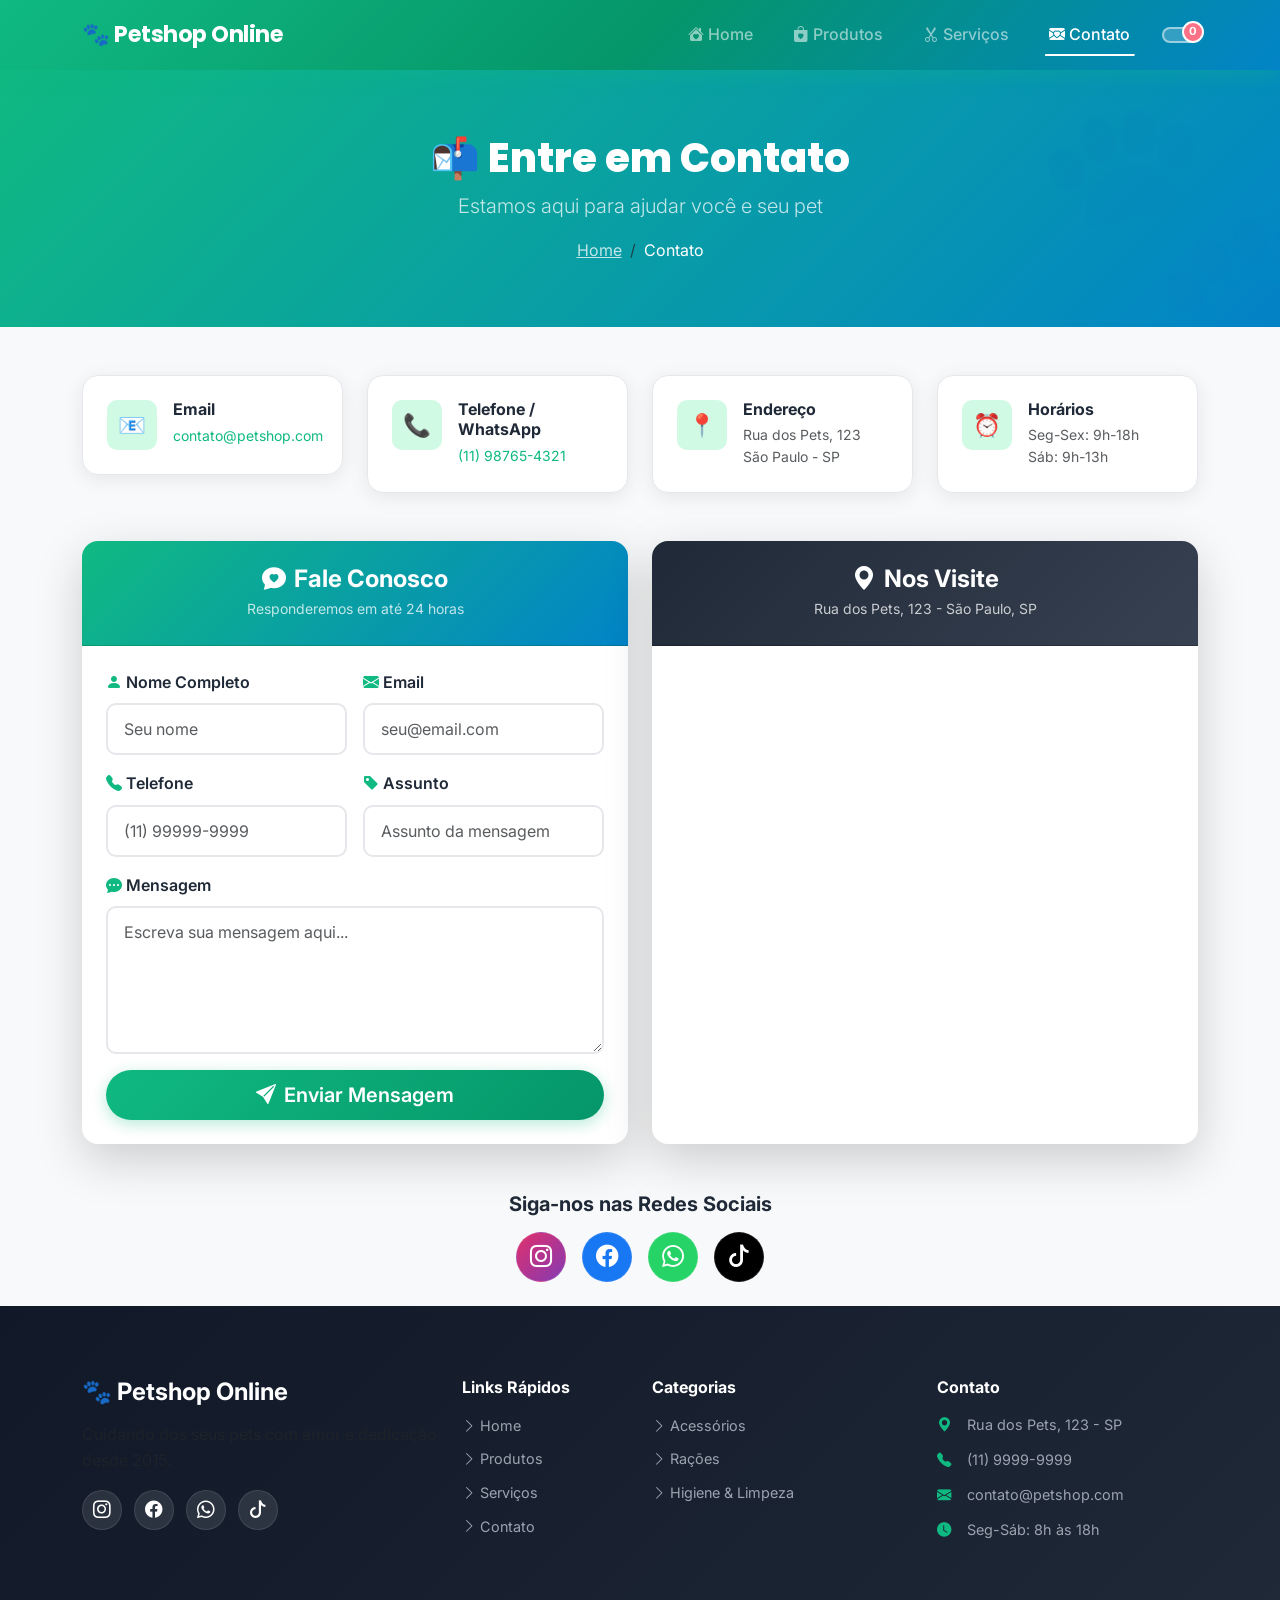
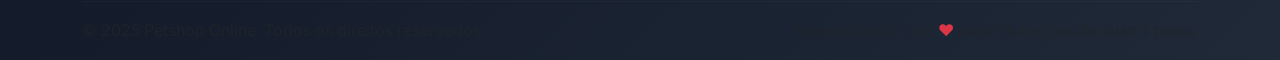
<file: contato.html>
<!DOCTYPE html>
<html lang="pt-BR">
<head>
    <meta charset="UTF-8">
    <meta name="viewport" content="width=device-width, initial-scale=1.0">
    <title>Contato - Petshop Online</title>
    <link href="https://cdn.jsdelivr.net/npm/bootstrap@5.3.3/dist/css/bootstrap.min.css" rel="stylesheet">
    <link href="https://cdn.jsdelivr.net/npm/bootstrap-icons@1.11.3/font/bootstrap-icons.min.css" rel="stylesheet">
    <link href="https://fonts.googleapis.com/css2?family=Poppins:wght@400;500;600;700;800&family=Inter:wght@400;500;600&display=swap" rel="stylesheet">
    <link href="https://unpkg.com/aos@2.3.1/dist/aos.css" rel="stylesheet">
    <link rel="stylesheet" href="css/style.css">
</head>
<body>

    <div class="page-loader" id="pageLoader">
        <div class="loader-paw">🐾</div>
    </div>

    <!-- NAVBAR -->
    <nav class="navbar navbar-expand-lg navbar-dark sticky-top" id="mainNavbar">
        <div class="container">
            <a class="navbar-brand fw-bold" href="index.html">
                <span class="logo-icon">🐾</span> Petshop Online
            </a>
            <button class="navbar-toggler" type="button" data-bs-toggle="collapse" data-bs-target="#navbarNav">
                <span class="navbar-toggler-icon"></span>
            </button>
            <div class="collapse navbar-collapse" id="navbarNav">
                <ul class="navbar-nav ms-auto gap-2">
                    <li class="nav-item"><a class="nav-link" href="index.html"><i class="bi bi-house-heart-fill me-1"></i>Home</a></li>
                    <li class="nav-item"><a class="nav-link" href="produtos.html"><i class="bi bi-bag-heart-fill me-1"></i>Produtos</a></li>
                    <li class="nav-item"><a class="nav-link" href="servicos.html"><i class="bi bi-scissors me-1"></i>Serviços</a></li>
                    <li class="nav-item"><a class="nav-link active" href="contato.html"><i class="bi bi-envelope-heart-fill me-1"></i>Contato</a></li>
                </ul>
                <button class="btn btn-cart ms-3 position-relative" id="btnCarrinho" onclick="toggleCarrinho()">
                    <i class="bi bi-cart-heart-fill fs-5"></i>
                    <span class="badge-cart" id="badgeCarrinho">0</span>
                </button>
            </div>
        </div>
    </nav>

    <!-- CARRINHO OFFCANVAS -->
    <div class="offcanvas offcanvas-end cart-offcanvas" tabindex="-1" id="cartOffcanvas">
        <div class="offcanvas-header cart-header">
            <h5 class="offcanvas-title"><i class="bi bi-cart-heart-fill me-2"></i>Meu Carrinho</h5>
            <button type="button" class="btn-close btn-close-white" data-bs-dismiss="offcanvas"></button>
        </div>
        <div class="offcanvas-body d-flex flex-column">
            <div id="cartItems" class="flex-grow-1">
                <div class="cart-empty text-center py-5">
                    <div class="cart-empty-icon">🛒</div>
                    <p class="text-muted mt-3">Seu carrinho está vazio</p>
                </div>
            </div>
            <div class="cart-footer" id="cartFooter" style="display:none;">
                <hr>
                <div class="d-flex justify-content-between align-items-center mb-3">
                    <span class="fw-bold fs-5">Total:</span>
                    <span class="fw-bold fs-4 text-success" id="cartTotal">R$ 0,00</span>
                </div>
                <button class="btn btn-success w-100 btn-lg mb-2" onclick="finalizarCompra()">
                    <i class="bi bi-credit-card-fill me-2"></i>Finalizar Compra
                </button>
                <button class="btn btn-outline-danger w-100" onclick="limparCarrinho()">
                    <i class="bi bi-trash3-fill me-2"></i>Limpar Carrinho
                </button>
            </div>
        </div>
    </div>

    <!-- PAGE HEADER -->
    <div class="page-header">
        <div class="container">
            <h1>📬 Entre em Contato</h1>
            <p class="lead opacity-75 mt-2">Estamos aqui para ajudar você e seu pet</p>
            <nav aria-label="breadcrumb" class="mt-3">
                <ol class="breadcrumb justify-content-center" style="background:none;">
                    <li class="breadcrumb-item"><a href="index.html" class="text-white opacity-75">Home</a></li>
                    <li class="breadcrumb-item active text-white">Contato</li>
                </ol>
            </nav>
        </div>
    </div>

    <!-- INFORMAÇÕES DE CONTATO -->
    <section class="py-5 bg-light">
        <div class="container">
            <div class="row g-4 mb-5">
                <div class="col-md-6 col-lg-3" data-aos="fade-up" data-aos-delay="100">
                    <div class="contato-info-card">
                        <div class="contato-icon">📧</div>
                        <div>
                            <h6 class="fw-bold mb-1">Email</h6>
                            <a href="mailto:contato@petshop.com" class="text-primary-custom text-decoration-none small">contato@petshop.com</a>
                        </div>
                    </div>
                </div>
                <div class="col-md-6 col-lg-3" data-aos="fade-up" data-aos-delay="200">
                    <div class="contato-info-card">
                        <div class="contato-icon">📞</div>
                        <div>
                            <h6 class="fw-bold mb-1">Telefone / WhatsApp</h6>
                            <a href="tel:+5511987654321" class="text-primary-custom text-decoration-none small">(11) 98765-4321</a>
                        </div>
                    </div>
                </div>
                <div class="col-md-6 col-lg-3" data-aos="fade-up" data-aos-delay="300">
                    <div class="contato-info-card">
                        <div class="contato-icon">📍</div>
                        <div>
                            <h6 class="fw-bold mb-1">Endereço</h6>
                            <p class="text-muted small mb-0">Rua dos Pets, 123<br>São Paulo - SP</p>
                        </div>
                    </div>
                </div>
                <div class="col-md-6 col-lg-3" data-aos="fade-up" data-aos-delay="400">
                    <div class="contato-info-card">
                        <div class="contato-icon">⏰</div>
                        <div>
                            <h6 class="fw-bold mb-1">Horários</h6>
                            <p class="text-muted small mb-0">Seg-Sex: 9h-18h<br>Sáb: 9h-13h</p>
                        </div>
                    </div>
                </div>
            </div>

            <!-- FORMULÁRIO + MAPA -->
            <div class="row g-4">
                <div class="col-lg-6" data-aos="fade-right">
                    <div class="card border-0 shadow-lg rounded-4 overflow-hidden h-100">
                        <div class="card-header text-white py-4 text-center" style="background: linear-gradient(135deg, var(--primary), var(--accent-dark));">
                            <h4 class="fw-bold mb-1"><i class="bi bi-chat-heart-fill me-2"></i>Fale Conosco</h4>
                            <p class="opacity-75 mb-0 small">Responderemos em até 24 horas</p>
                        </div>
                        <div class="card-body p-4">
                            <form id="contatoForm" onsubmit="enviarContato(event)">
                                <div class="row g-3">
                                    <div class="col-md-6">
                                        <label class="form-label" for="nome"><i class="bi bi-person-fill me-1 text-primary-custom"></i>Nome Completo</label>
                                        <input type="text" class="form-control" id="nome" name="nome" placeholder="Seu nome" required>
                                    </div>
                                    <div class="col-md-6">
                                        <label class="form-label" for="email"><i class="bi bi-envelope-fill me-1 text-primary-custom"></i>Email</label>
                                        <input type="email" class="form-control" id="email" name="email" placeholder="seu@email.com" required>
                                    </div>
                                    <div class="col-md-6">
                                        <label class="form-label" for="telefone"><i class="bi bi-telephone-fill me-1 text-primary-custom"></i>Telefone</label>
                                        <input type="tel" class="form-control" id="telefone" name="telefone" placeholder="(11) 99999-9999">
                                    </div>
                                    <div class="col-md-6">
                                        <label class="form-label" for="assunto"><i class="bi bi-tag-fill me-1 text-primary-custom"></i>Assunto</label>
                                        <input type="text" class="form-control" id="assunto" name="assunto" placeholder="Assunto da mensagem" required>
                                    </div>
                                    <div class="col-12">
                                        <label class="form-label" for="mensagem"><i class="bi bi-chat-dots-fill me-1 text-primary-custom"></i>Mensagem</label>
                                        <textarea class="form-control" id="mensagem" name="mensagem" rows="5" placeholder="Escreva sua mensagem aqui..." required></textarea>
                                    </div>
                                    <div class="col-12">
                                        <button type="submit" class="btn btn-primary-custom w-100 btn-lg">
                                            <i class="bi bi-send-fill me-2"></i>Enviar Mensagem
                                        </button>
                                    </div>
                                </div>
                            </form>
                        </div>
                    </div>
                </div>

                <div class="col-lg-6" data-aos="fade-left">
                    <div class="card border-0 shadow-lg rounded-4 overflow-hidden h-100">
                        <div class="card-header text-white py-4 text-center" style="background: linear-gradient(135deg, #1F2937, #374151);">
                            <h4 class="fw-bold mb-1"><i class="bi bi-geo-alt-fill me-2"></i>Nos Visite</h4>
                            <p class="opacity-75 mb-0 small">Rua dos Pets, 123 - São Paulo, SP</p>
                        </div>
                        <div class="card-body p-0">
                            <iframe
                                src="https://www.google.com/maps/embed?pb=!1m18!1m12!1m3!1d3657.1234567890!2d-46.6333!3d-23.5505!2m3!1f0!2f0!3f0!3m2!1i1024!2i768!4f13.1!3m3!1m2!1s0x0%3A0x0!2zMjPCsDMzJzAxLjgiUyA0NsKwMzcnNTkuOSJX!5e0!3m2!1spt-BR!2sbr!4v1234567890"
                                width="100%" height="100%" style="border:0; min-height:400px;"
                                allowfullscreen="" loading="lazy"
                                referrerpolicy="no-referrer-when-downgrade">
                            </iframe>
                        </div>
                    </div>
                </div>
            </div>

            <!-- REDES SOCIAIS -->
            <div class="text-center mt-5" data-aos="fade-up">
                <h5 class="fw-bold mb-3">Siga-nos nas Redes Sociais</h5>
                <div class="d-flex justify-content-center gap-3">
                    <a href="#" class="social-link" style="width:50px; height:50px; font-size:1.4rem; background: linear-gradient(135deg, #E1306C, #833AB4);">
                        <i class="bi bi-instagram"></i>
                    </a>
                    <a href="#" class="social-link" style="width:50px; height:50px; font-size:1.4rem; background: #1877F2;">
                        <i class="bi bi-facebook"></i>
                    </a>
                    <a href="#" class="social-link" style="width:50px; height:50px; font-size:1.4rem; background: #25D366;">
                        <i class="bi bi-whatsapp"></i>
                    </a>
                    <a href="#" class="social-link" style="width:50px; height:50px; font-size:1.4rem; background: #000000;">
                        <i class="bi bi-tiktok"></i>
                    </a>
                </div>
            </div>
        </div>
    </section>

    <!-- FOOTER -->
    <footer class="footer-new">
        <div class="container">
            <div class="row g-4 py-5">
                <div class="col-lg-4">
                    <h4 class="text-white fw-bold mb-3">🐾 Petshop Online</h4>
                    <p class="text-muted">Cuidando dos seus pets com amor e dedicação desde 2015.</p>
                    <div class="social-links mt-3">
                        <a href="#" class="social-link"><i class="bi bi-instagram"></i></a>
                        <a href="#" class="social-link"><i class="bi bi-facebook"></i></a>
                        <a href="#" class="social-link"><i class="bi bi-whatsapp"></i></a>
                        <a href="#" class="social-link"><i class="bi bi-tiktok"></i></a>
                    </div>
                </div>
                <div class="col-lg-2 col-md-4">
                    <h6 class="text-white fw-bold mb-3">Links Rápidos</h6>
                    <ul class="footer-links">
                        <li><a href="index.html"><i class="bi bi-chevron-right me-1"></i>Home</a></li>
                        <li><a href="produtos.html"><i class="bi bi-chevron-right me-1"></i>Produtos</a></li>
                        <li><a href="servicos.html"><i class="bi bi-chevron-right me-1"></i>Serviços</a></li>
                        <li><a href="contato.html"><i class="bi bi-chevron-right me-1"></i>Contato</a></li>
                    </ul>
                </div>
                <div class="col-lg-3 col-md-4">
                    <h6 class="text-white fw-bold mb-3">Categorias</h6>
                    <ul class="footer-links">
                        <li><a href="produtos.html#acessorios"><i class="bi bi-chevron-right me-1"></i>Acessórios</a></li>
                        <li><a href="produtos.html#racoes"><i class="bi bi-chevron-right me-1"></i>Rações</a></li>
                        <li><a href="produtos.html#higiene"><i class="bi bi-chevron-right me-1"></i>Higiene & Limpeza</a></li>
                    </ul>
                </div>
                <div class="col-lg-3 col-md-4">
                    <h6 class="text-white fw-bold mb-3">Contato</h6>
                    <ul class="footer-contact">
                        <li><i class="bi bi-geo-alt-fill me-2 text-primary-custom"></i>Rua dos Pets, 123 - SP</li>
                        <li><i class="bi bi-telephone-fill me-2 text-primary-custom"></i>(11) 9999-9999</li>
                        <li><i class="bi bi-envelope-fill me-2 text-primary-custom"></i>contato@petshop.com</li>
                        <li><i class="bi bi-clock-fill me-2 text-primary-custom"></i>Seg-Sáb: 8h às 18h</li>
                    </ul>
                </div>
            </div>
            <hr class="footer-divider">
            <div class="row py-3 align-items-center">
                <div class="col-md-6 text-center text-md-start">
                    <p class="text-muted mb-0">&copy; 2025 Petshop Online. Todos os direitos reservados.</p>
                </div>
                <div class="col-md-6 text-center text-md-end">
                    <p class="text-muted mb-0">Desenvolvido com <span class="text-danger">❤️</span> para os amigos de quatro patas.</p>
                </div>
            </div>
        </div>
    </footer>

    <!-- Toast -->
    <div class="toast-container position-fixed bottom-0 end-0 p-3" style="z-index:9999">
        <div id="cartToast" class="toast align-items-center text-white bg-success border-0" role="alert">
            <div class="d-flex">
                <div class="toast-body">
                    <i class="bi bi-cart-check-fill me-2"></i>
                    <span id="toastMsg">Ação realizada!</span>
                </div>
                <button type="button" class="btn-close btn-close-white me-2 m-auto" data-bs-dismiss="toast"></button>
            </div>
        </div>
    </div>

    <script src="https://cdn.jsdelivr.net/npm/bootstrap@5.3.3/dist/js/bootstrap.bundle.min.js"></script>
    <script src="https://unpkg.com/aos@2.3.1/dist/aos.js"></script>
    <script src="js/script.js"></script>
    <script>
        AOS.init({ duration: 800, once: true, easing: 'ease-out-cubic' });
    </script>
</body>
</html>
</file>
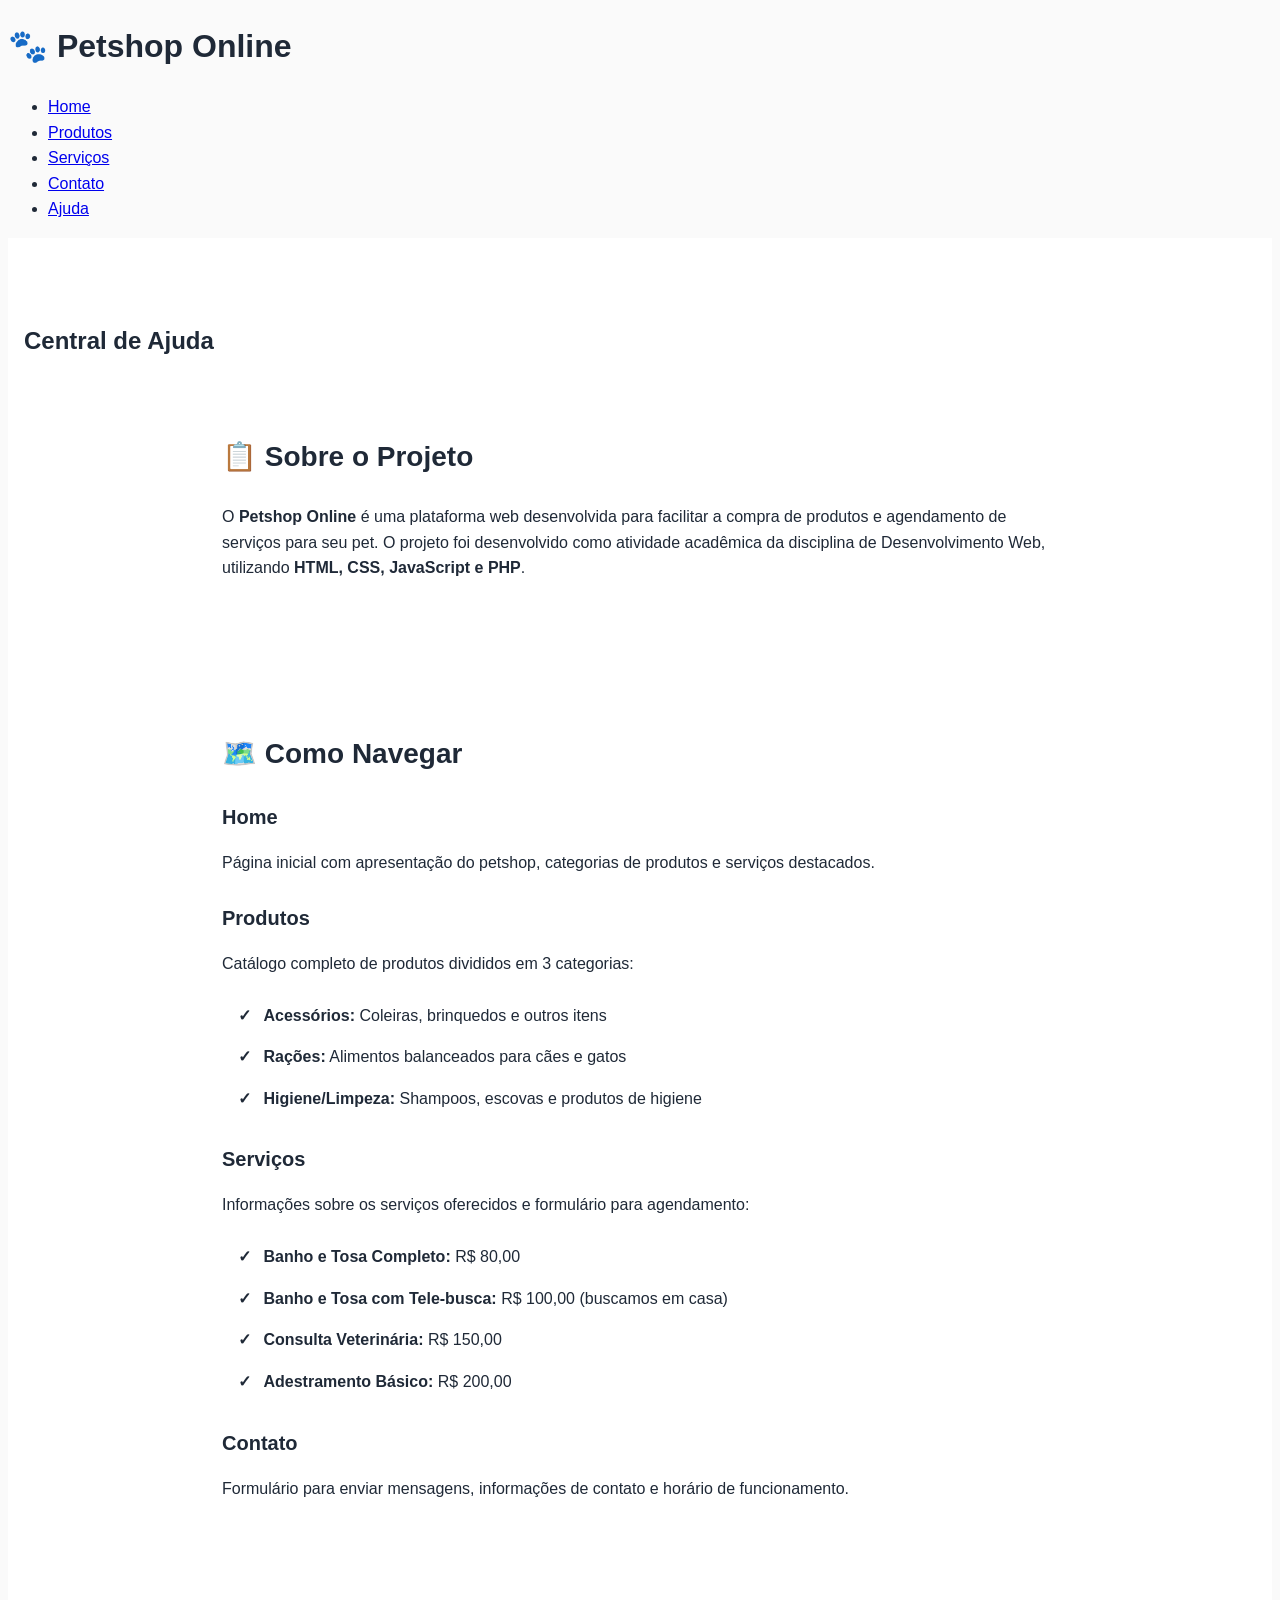
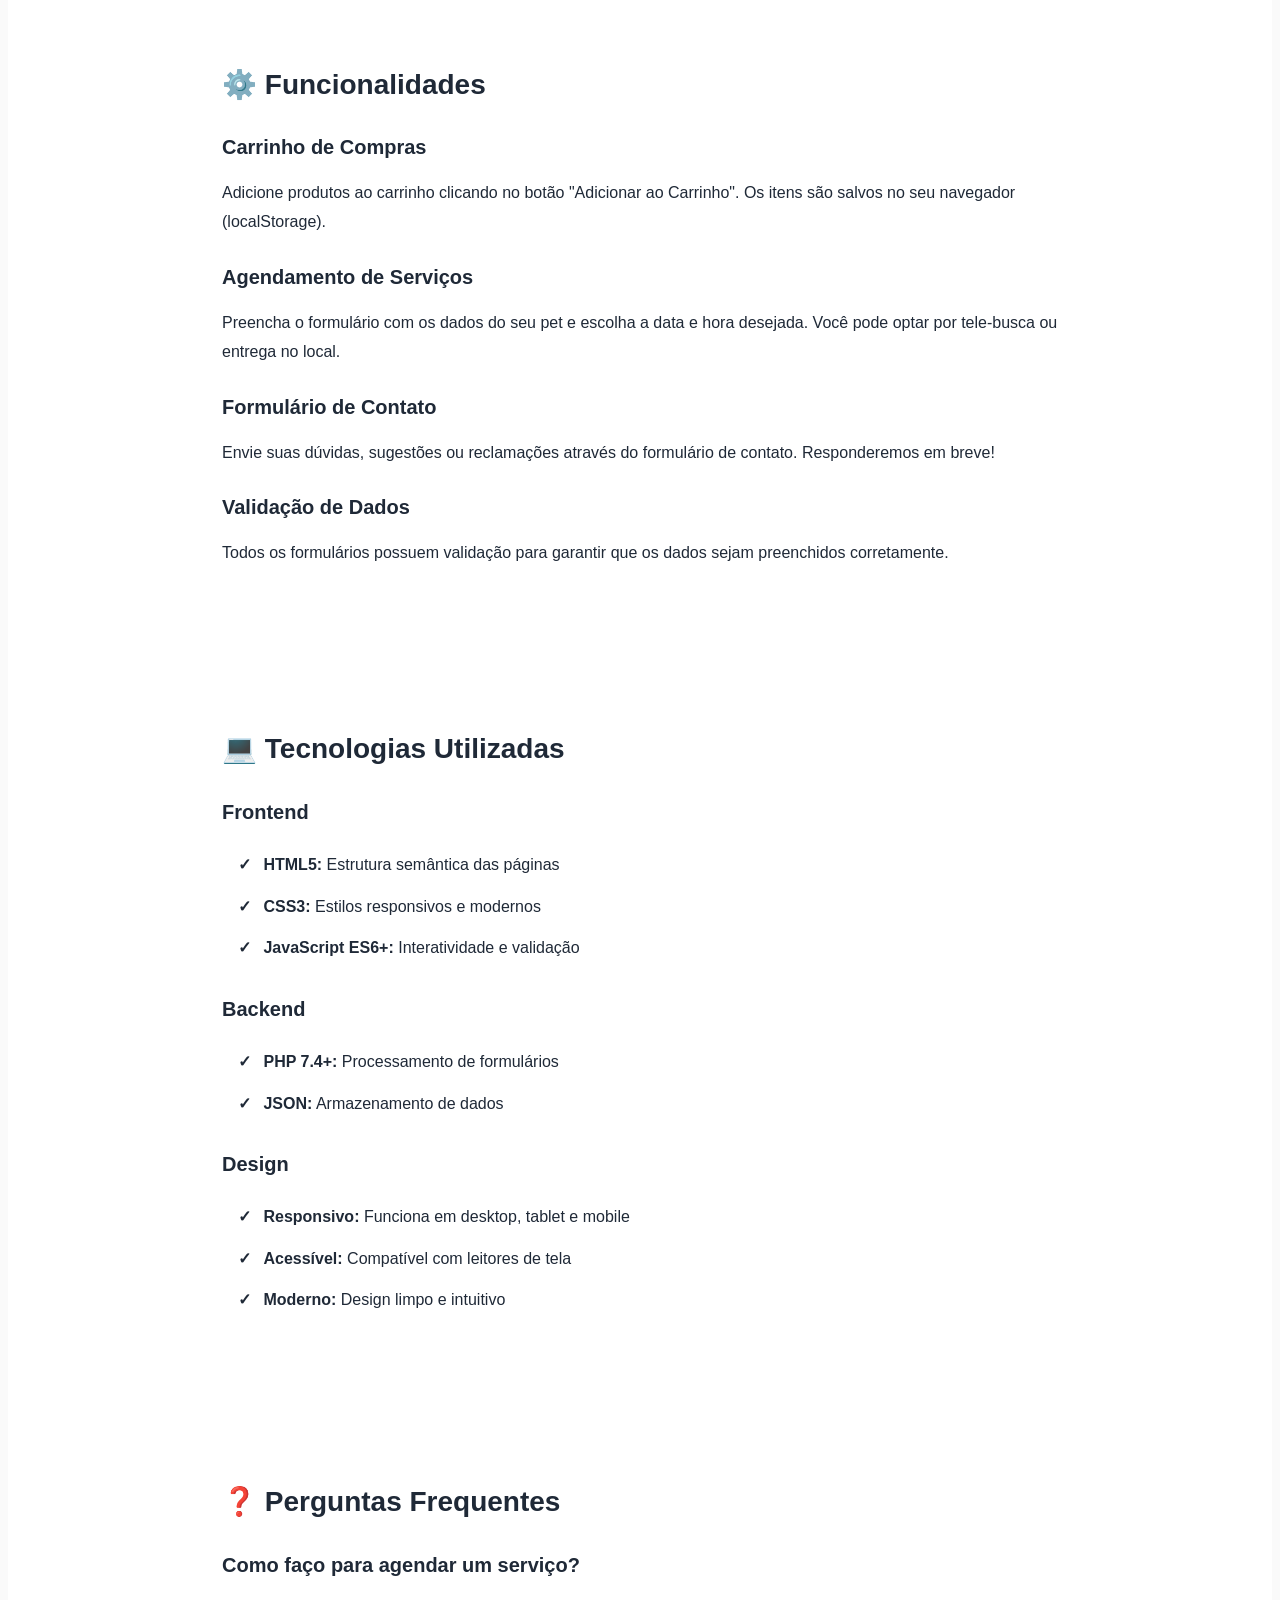
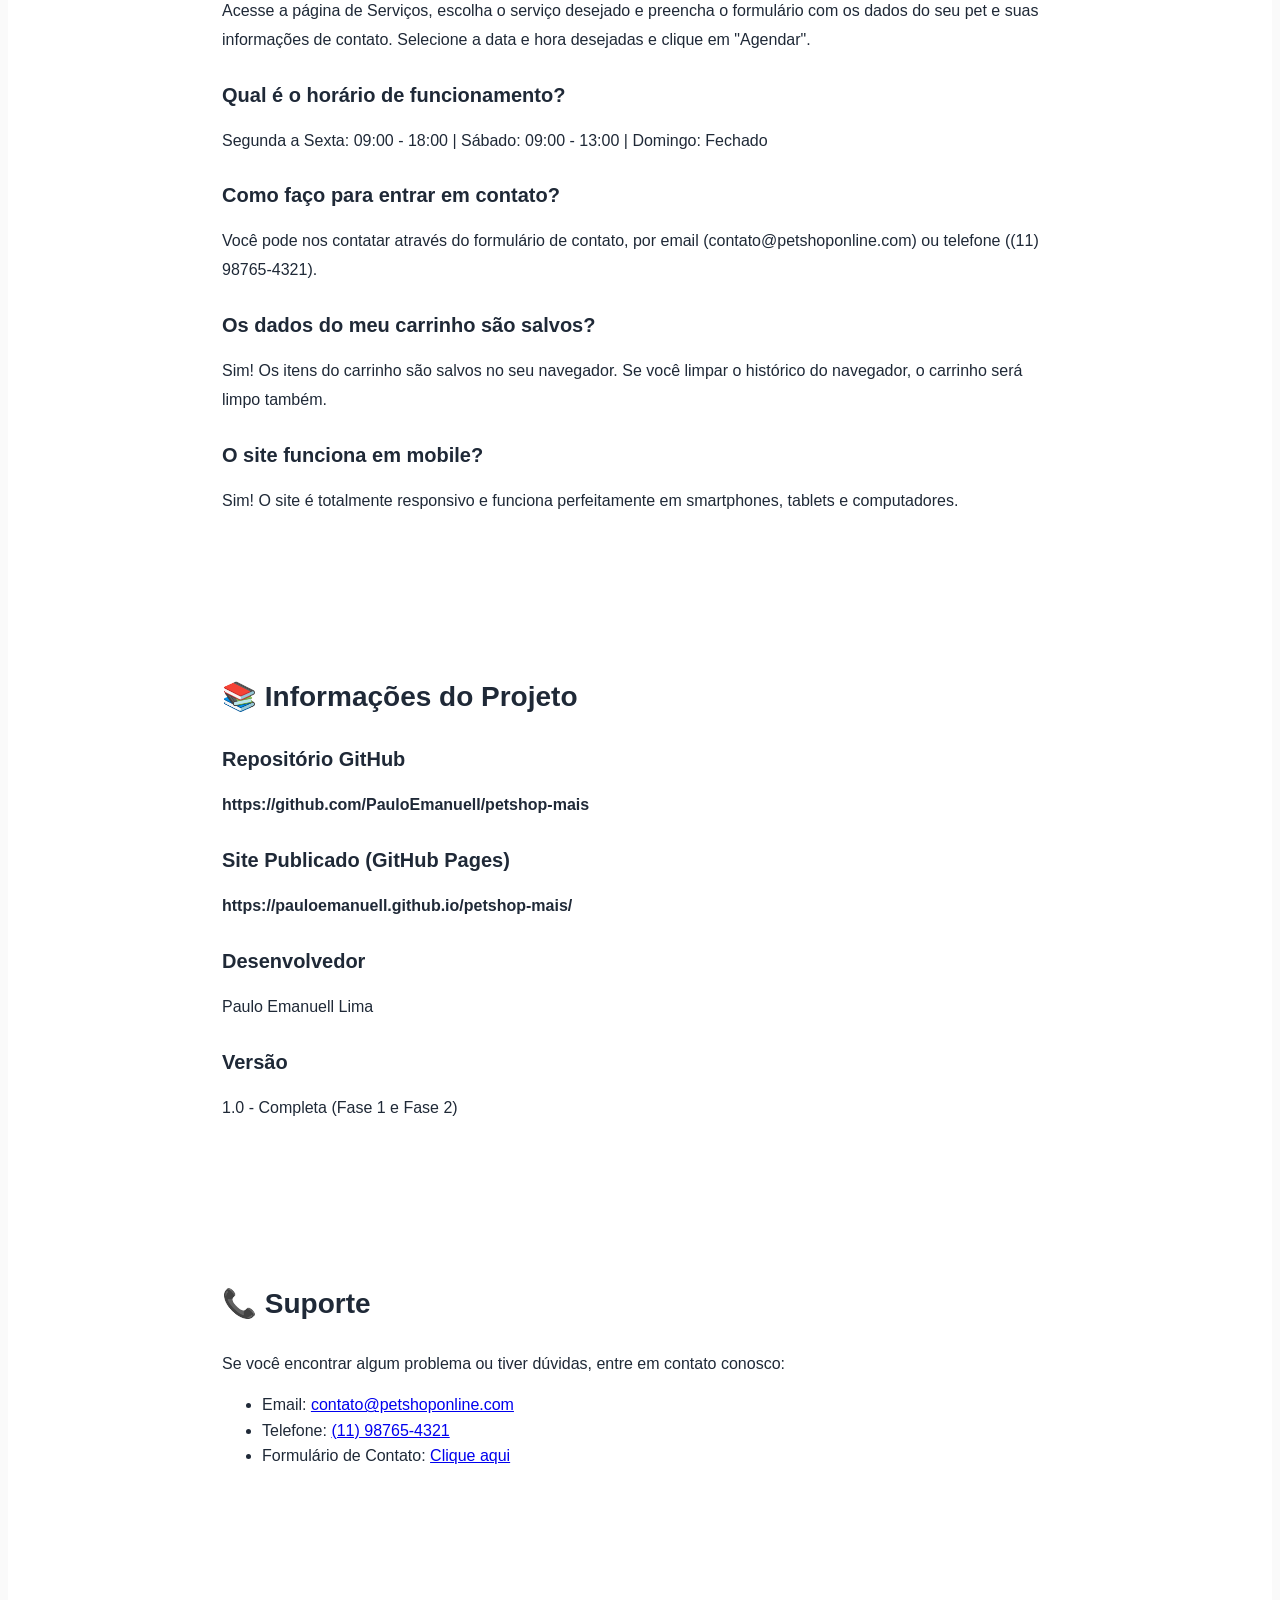
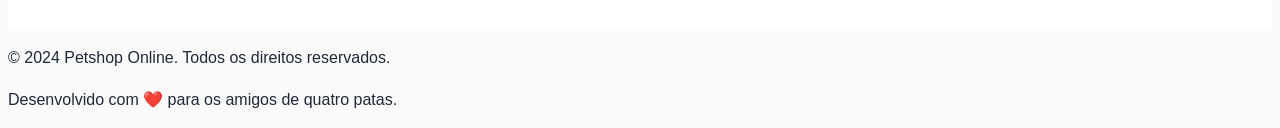
<file: help.html>
<!DOCTYPE html>
<html lang="pt-BR">
<head>
    <meta charset="UTF-8">
    <meta name="viewport" content="width=device-width, initial-scale=1.0">
    <title>Ajuda - Petshop Online</title>
    <link rel="stylesheet" href="css/style.css">
</head>
<body>
    <!-- Header -->
    <header class="header">
        <div class="container">
            <div class="logo">
                <h1>🐾 Petshop Online</h1>
            </div>
            <nav class="navbar">
                <ul>
                    <li><a href="index.html">Home</a></li>
                    <li><a href="produtos.html">Produtos</a></li>
                    <li><a href="servicos.html">Serviços</a></li>
                    <li><a href="contato.html">Contato</a></li>
                    <li><a href="help.html" class="active">Ajuda</a></li>
                </ul>
            </nav>
        </div>
    </header>

    <!-- Conteúdo de Ajuda -->
    <section class="ajuda-page">
        <div class="container">
            <h1 class="page-title">Central de Ajuda</h1>

            <div class="ajuda-content">
                <!-- Sobre o Projeto -->
                <section class="ajuda-secao">
                    <h2>📋 Sobre o Projeto</h2>
                    <p>
                        O <strong>Petshop Online</strong> é uma plataforma web desenvolvida para facilitar a compra de produtos 
                        e agendamento de serviços para seu pet. O projeto foi desenvolvido como atividade acadêmica da disciplina 
                        de Desenvolvimento Web, utilizando <strong>HTML, CSS, JavaScript e PHP</strong>.
                    </p>
                </section>

                <!-- Navegação -->
                <section class="ajuda-secao">
                    <h2>🗺️ Como Navegar</h2>
                    <div class="ajuda-item">
                        <h3>Home</h3>
                        <p>Página inicial com apresentação do petshop, categorias de produtos e serviços destacados.</p>
                    </div>
                    <div class="ajuda-item">
                        <h3>Produtos</h3>
                        <p>Catálogo completo de produtos divididos em 3 categorias:</p>
                        <ul>
                            <li><strong>Acessórios:</strong> Coleiras, brinquedos e outros itens</li>
                            <li><strong>Rações:</strong> Alimentos balanceados para cães e gatos</li>
                            <li><strong>Higiene/Limpeza:</strong> Shampoos, escovas e produtos de higiene</li>
                        </ul>
                    </div>
                    <div class="ajuda-item">
                        <h3>Serviços</h3>
                        <p>Informações sobre os serviços oferecidos e formulário para agendamento:</p>
                        <ul>
                            <li><strong>Banho e Tosa Completo:</strong> R$ 80,00</li>
                            <li><strong>Banho e Tosa com Tele-busca:</strong> R$ 100,00 (buscamos em casa)</li>
                            <li><strong>Consulta Veterinária:</strong> R$ 150,00</li>
                            <li><strong>Adestramento Básico:</strong> R$ 200,00</li>
                        </ul>
                    </div>
                    <div class="ajuda-item">
                        <h3>Contato</h3>
                        <p>Formulário para enviar mensagens, informações de contato e horário de funcionamento.</p>
                    </div>
                </section>

                <!-- Funcionalidades -->
                <section class="ajuda-secao">
                    <h2>⚙️ Funcionalidades</h2>
                    <div class="ajuda-item">
                        <h3>Carrinho de Compras</h3>
                        <p>Adicione produtos ao carrinho clicando no botão "Adicionar ao Carrinho". Os itens são salvos 
                        no seu navegador (localStorage).</p>
                    </div>
                    <div class="ajuda-item">
                        <h3>Agendamento de Serviços</h3>
                        <p>Preencha o formulário com os dados do seu pet e escolha a data e hora desejada. 
                        Você pode optar por tele-busca ou entrega no local.</p>
                    </div>
                    <div class="ajuda-item">
                        <h3>Formulário de Contato</h3>
                        <p>Envie suas dúvidas, sugestões ou reclamações através do formulário de contato. 
                        Responderemos em breve!</p>
                    </div>
                    <div class="ajuda-item">
                        <h3>Validação de Dados</h3>
                        <p>Todos os formulários possuem validação para garantir que os dados sejam preenchidos corretamente.</p>
                    </div>
                </section>

                <!-- Tecnologias Utilizadas -->
                <section class="ajuda-secao">
                    <h2>💻 Tecnologias Utilizadas</h2>
                    <div class="ajuda-item">
                        <h3>Frontend</h3>
                        <ul>
                            <li><strong>HTML5:</strong> Estrutura semântica das páginas</li>
                            <li><strong>CSS3:</strong> Estilos responsivos e modernos</li>
                            <li><strong>JavaScript ES6+:</strong> Interatividade e validação</li>
                        </ul>
                    </div>
                    <div class="ajuda-item">
                        <h3>Backend</h3>
                        <ul>
                            <li><strong>PHP 7.4+:</strong> Processamento de formulários</li>
                            <li><strong>JSON:</strong> Armazenamento de dados</li>
                        </ul>
                    </div>
                    <div class="ajuda-item">
                        <h3>Design</h3>
                        <ul>
                            <li><strong>Responsivo:</strong> Funciona em desktop, tablet e mobile</li>
                            <li><strong>Acessível:</strong> Compatível com leitores de tela</li>
                            <li><strong>Moderno:</strong> Design limpo e intuitivo</li>
                        </ul>
                    </div>
                </section>

                <!-- Perguntas Frequentes -->
                <section class="ajuda-secao">
                    <h2>❓ Perguntas Frequentes</h2>
                    <div class="ajuda-item">
                        <h3>Como faço para agendar um serviço?</h3>
                        <p>Acesse a página de Serviços, escolha o serviço desejado e preencha o formulário com 
                        os dados do seu pet e suas informações de contato. Selecione a data e hora desejadas e clique em "Agendar".</p>
                    </div>
                    <div class="ajuda-item">
                        <h3>Qual é o horário de funcionamento?</h3>
                        <p>Segunda a Sexta: 09:00 - 18:00 | Sábado: 09:00 - 13:00 | Domingo: Fechado</p>
                    </div>
                    <div class="ajuda-item">
                        <h3>Como faço para entrar em contato?</h3>
                        <p>Você pode nos contatar através do formulário de contato, por email (contato@petshoponline.com) 
                        ou telefone ((11) 98765-4321).</p>
                    </div>
                    <div class="ajuda-item">
                        <h3>Os dados do meu carrinho são salvos?</h3>
                        <p>Sim! Os itens do carrinho são salvos no seu navegador. Se você limpar o histórico do navegador, 
                        o carrinho será limpo também.</p>
                    </div>
                    <div class="ajuda-item">
                        <h3>O site funciona em mobile?</h3>
                        <p>Sim! O site é totalmente responsivo e funciona perfeitamente em smartphones, tablets e computadores.</p>
                    </div>
                </section>

                <!-- Informações do Projeto -->
                <section class="ajuda-secao">
                    <h2>📚 Informações do Projeto</h2>
                    <div class="ajuda-item">
                        <h3>Repositório GitHub</h3>
                        <p><a href="https://github.com/PauloEmanuell/petshop-mais" target="_blank">
                            https://github.com/PauloEmanuell/petshop-mais
                        </a></p>
                    </div>
                    <div class="ajuda-item">
                        <h3>Site Publicado (GitHub Pages)</h3>
                        <p><a href="https://pauloemanuell.github.io/petshop-mais/" target="_blank">
                            https://pauloemanuell.github.io/petshop-mais/
                        </a></p>
                    </div>
                    <div class="ajuda-item">
                        <h3>Desenvolvedor</h3>
                        <p>Paulo Emanuell Lima</p>
                    </div>
                    <div class="ajuda-item">
                        <h3>Versão</h3>
                        <p>1.0 - Completa (Fase 1 e Fase 2)</p>
                    </div>
                </section>

                <!-- Suporte -->
                <section class="ajuda-secao">
                    <h2>📞 Suporte</h2>
                    <p>Se você encontrar algum problema ou tiver dúvidas, entre em contato conosco:</p>
                    <ul>
                        <li>Email: <a href="mailto:contato@petshoponline.com">contato@petshoponline.com</a></li>
                        <li>Telefone: <a href="tel:+5511987654321">(11) 98765-4321</a></li>
                        <li>Formulário de Contato: <a href="contato.html">Clique aqui</a></li>
                    </ul>
                </section>
            </div>
        </div>
    </section>

    <!-- Estilos para a página de ajuda -->
    <style>
        .ajuda-page {
            padding: 4rem 1rem;
            background-color: white;
        }

        .ajuda-content {
            max-width: 900px;
            margin: 0 auto;
        }

        .ajuda-secao {
            margin-bottom: 3rem;
            padding: 2rem;
            background-color: var(--background-color);
            border-radius: var(--radius);
            border-left: 4px solid var(--primary-color);
        }

        .ajuda-secao h2 {
            font-size: 1.75rem;
            margin-bottom: 1.5rem;
            color: var(--foreground-color);
            font-family: 'Poppins', sans-serif;
        }

        .ajuda-item {
            margin-bottom: 1.5rem;
        }

        .ajuda-item h3 {
            font-size: 1.25rem;
            margin-bottom: 0.5rem;
            color: var(--primary-color);
            font-family: 'Poppins', sans-serif;
        }

        .ajuda-item p {
            color: var(--foreground-color);
            line-height: 1.8;
        }

        .ajuda-item ul {
            list-style: none;
            padding-left: 1rem;
        }

        .ajuda-item li {
            padding: 0.5rem 0;
            color: var(--foreground-color);
        }

        .ajuda-item li:before {
            content: "✓ ";
            color: var(--primary-color);
            font-weight: bold;
            margin-right: 0.5rem;
        }

        .ajuda-item a {
            color: var(--primary-color);
            text-decoration: none;
            font-weight: 600;
        }

        .ajuda-item a:hover {
            text-decoration: underline;
        }
    </style>

    <!-- Footer -->
    <footer class="footer">
        <div class="container">
            <p>&copy; 2024 Petshop Online. Todos os direitos reservados.</p>
            <p>Desenvolvido com ❤️ para os amigos de quatro patas.</p>
        </div>
    </footer>

    <script src="js/script.js"></script>
</body>
</html>
</file>
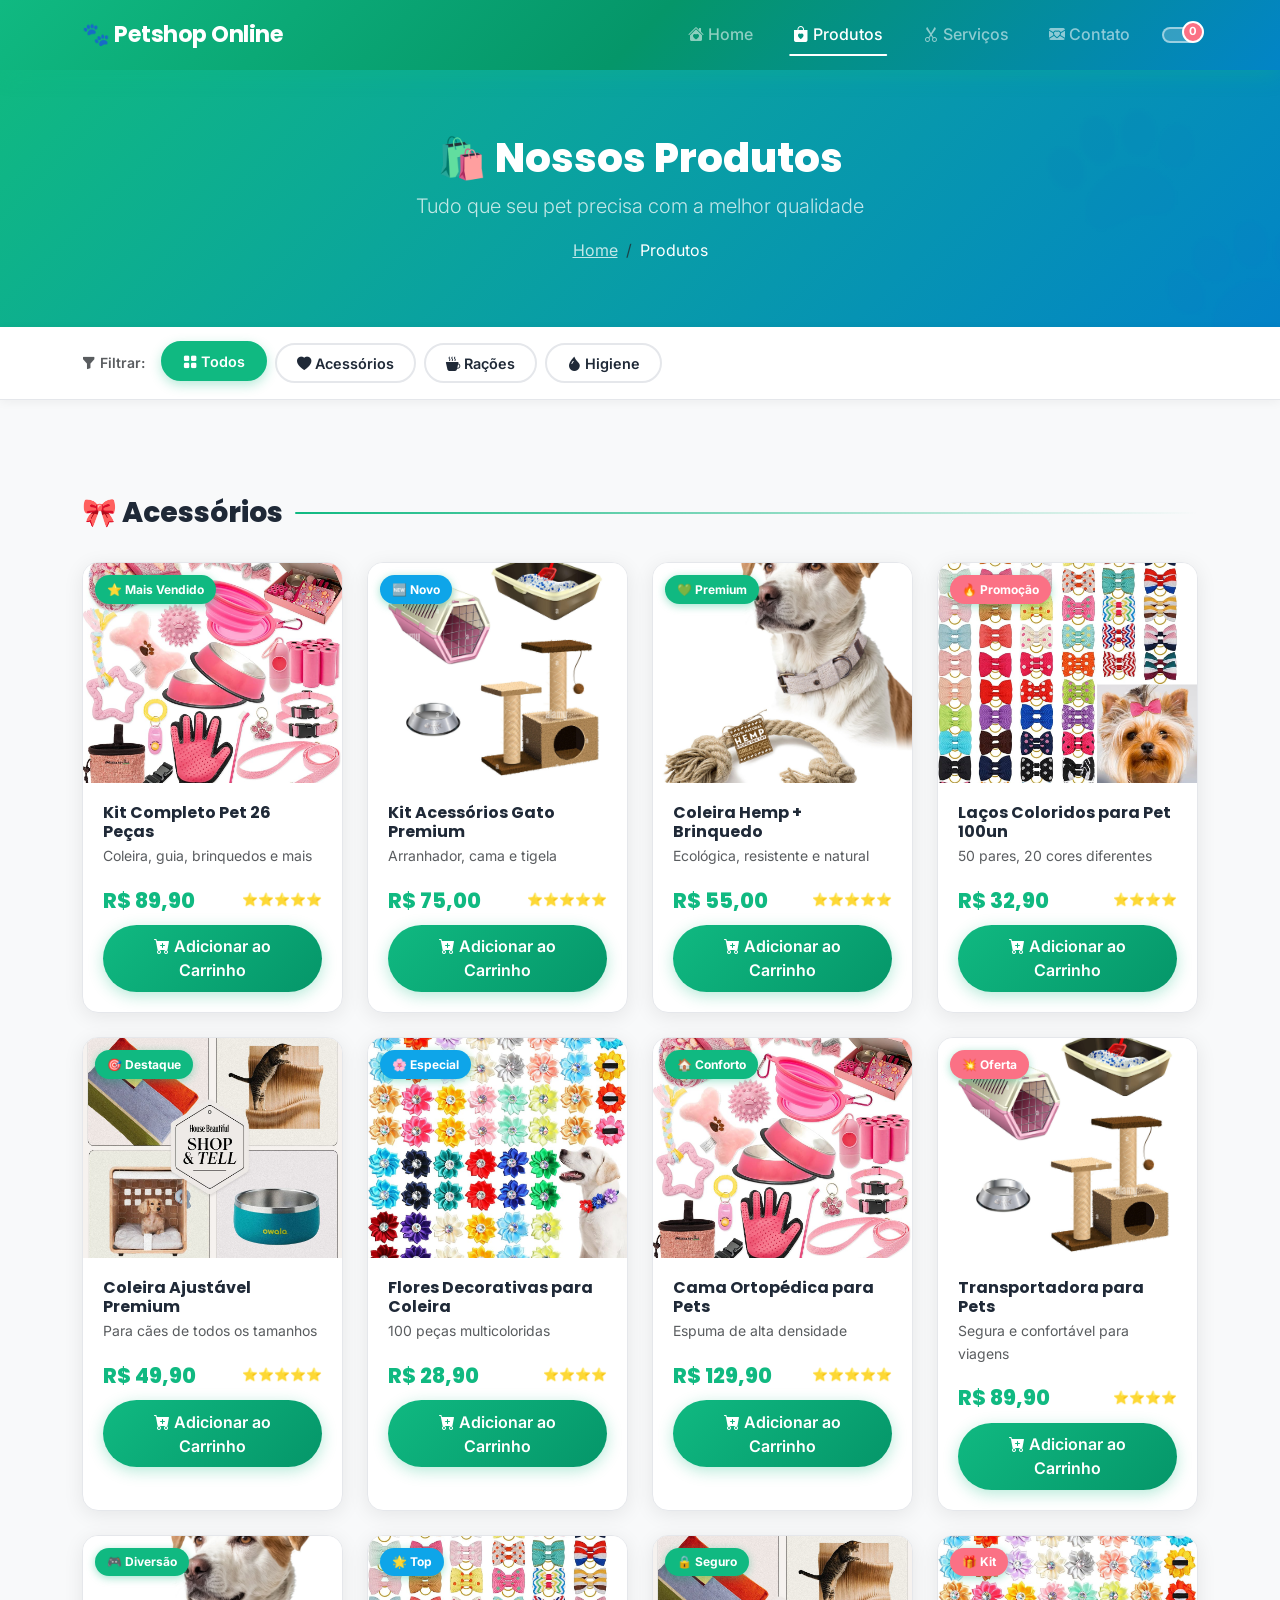
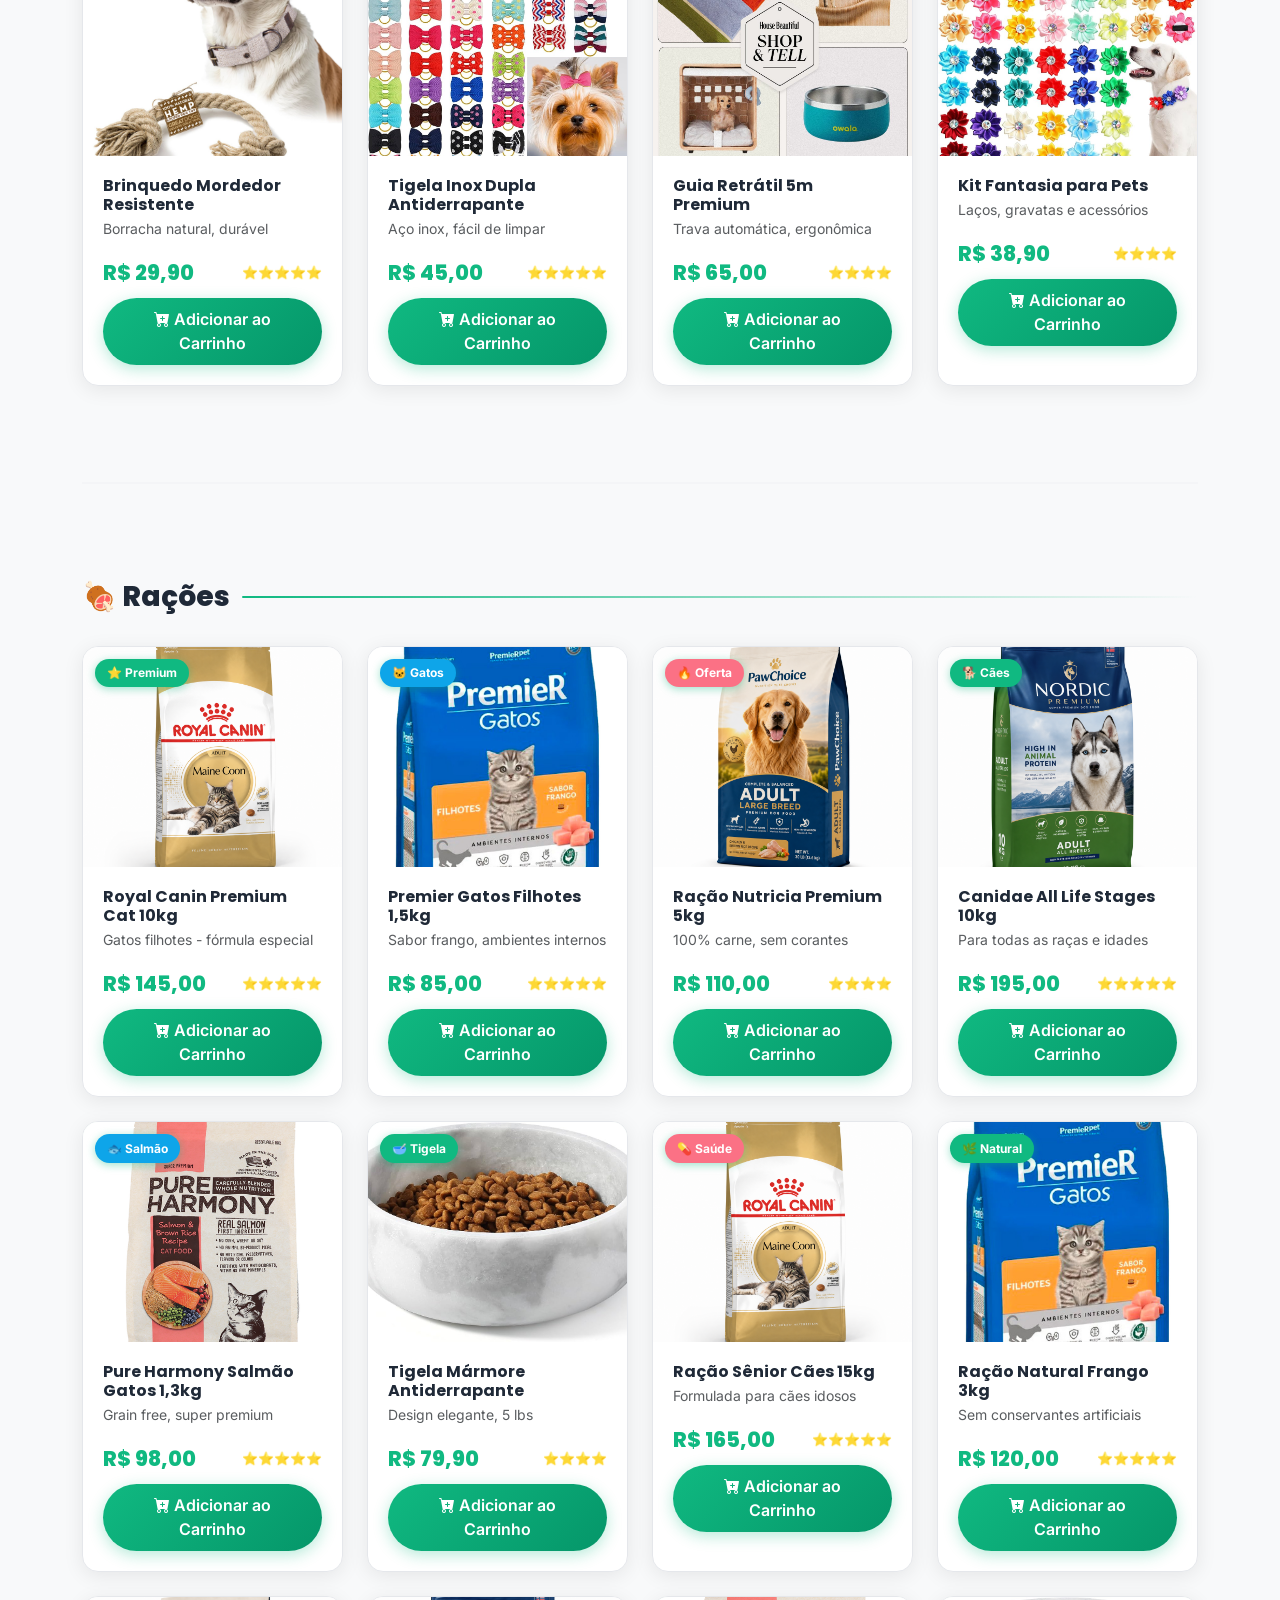
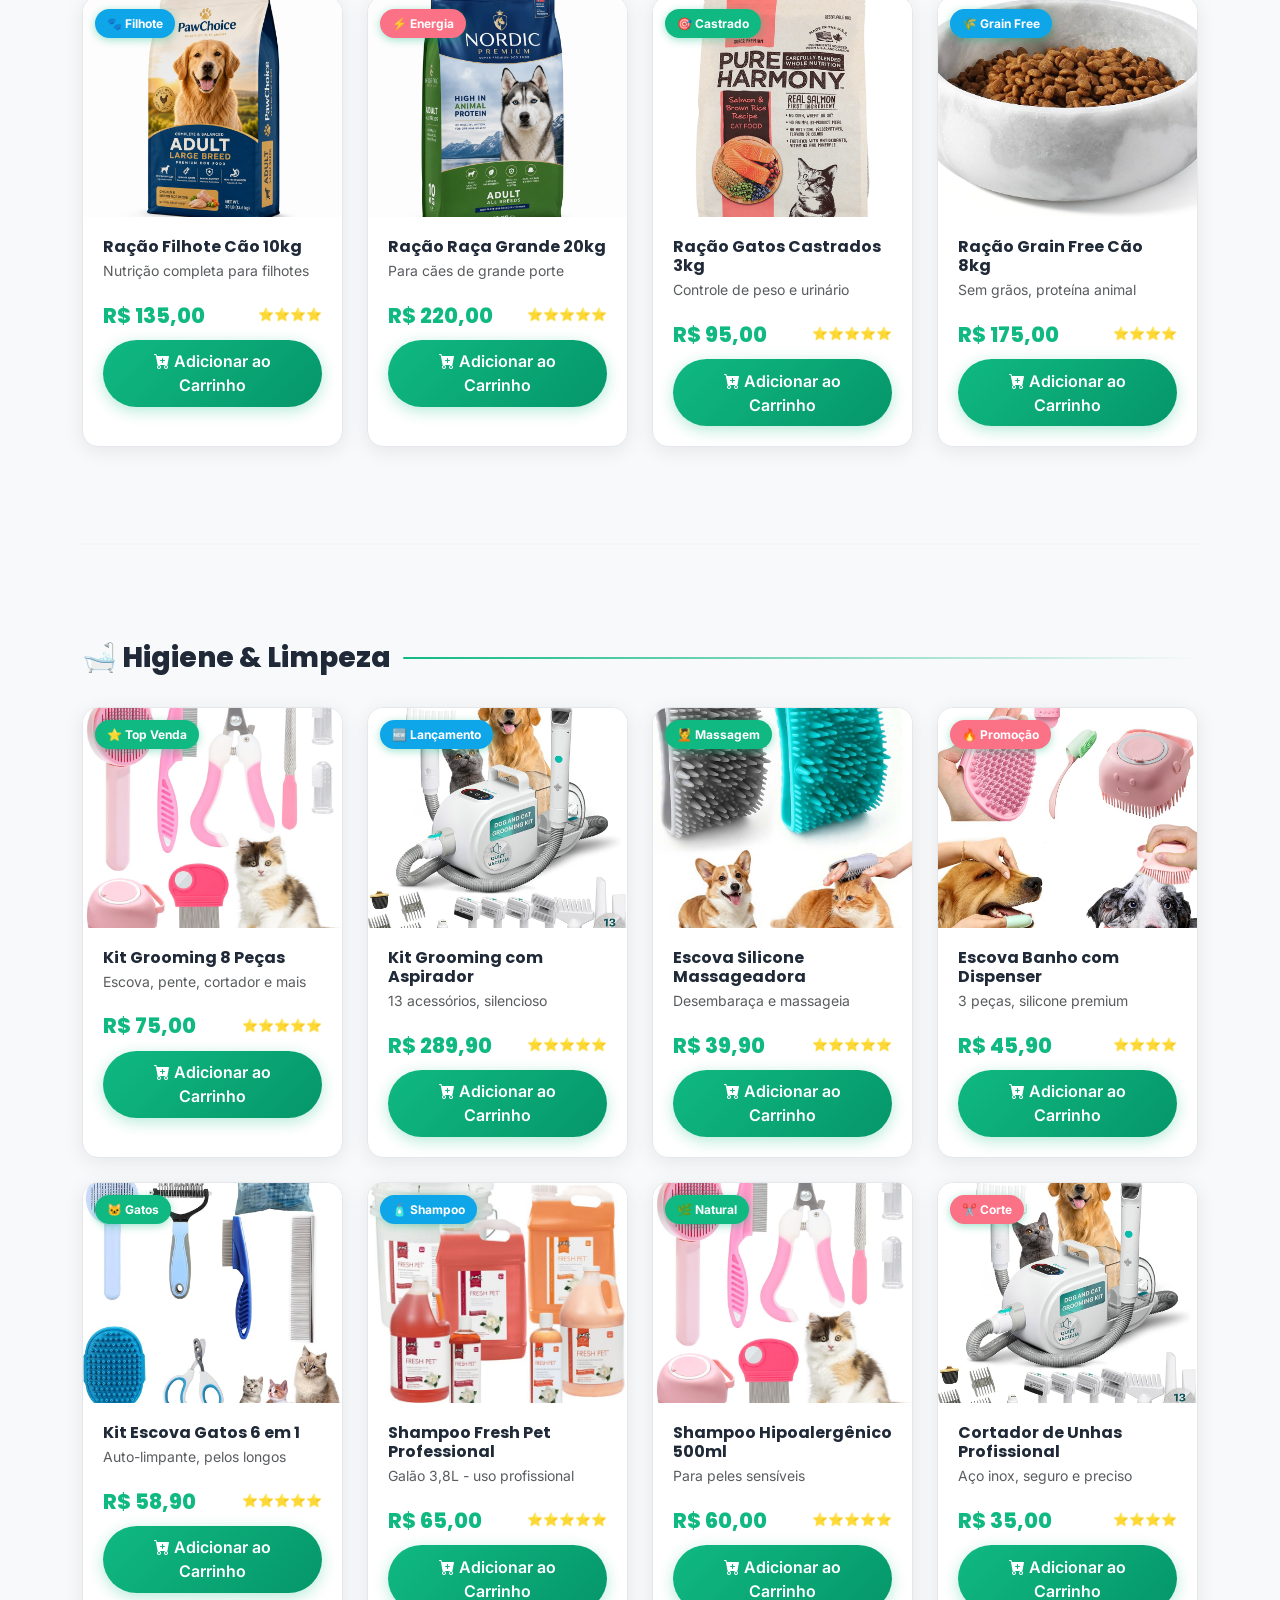
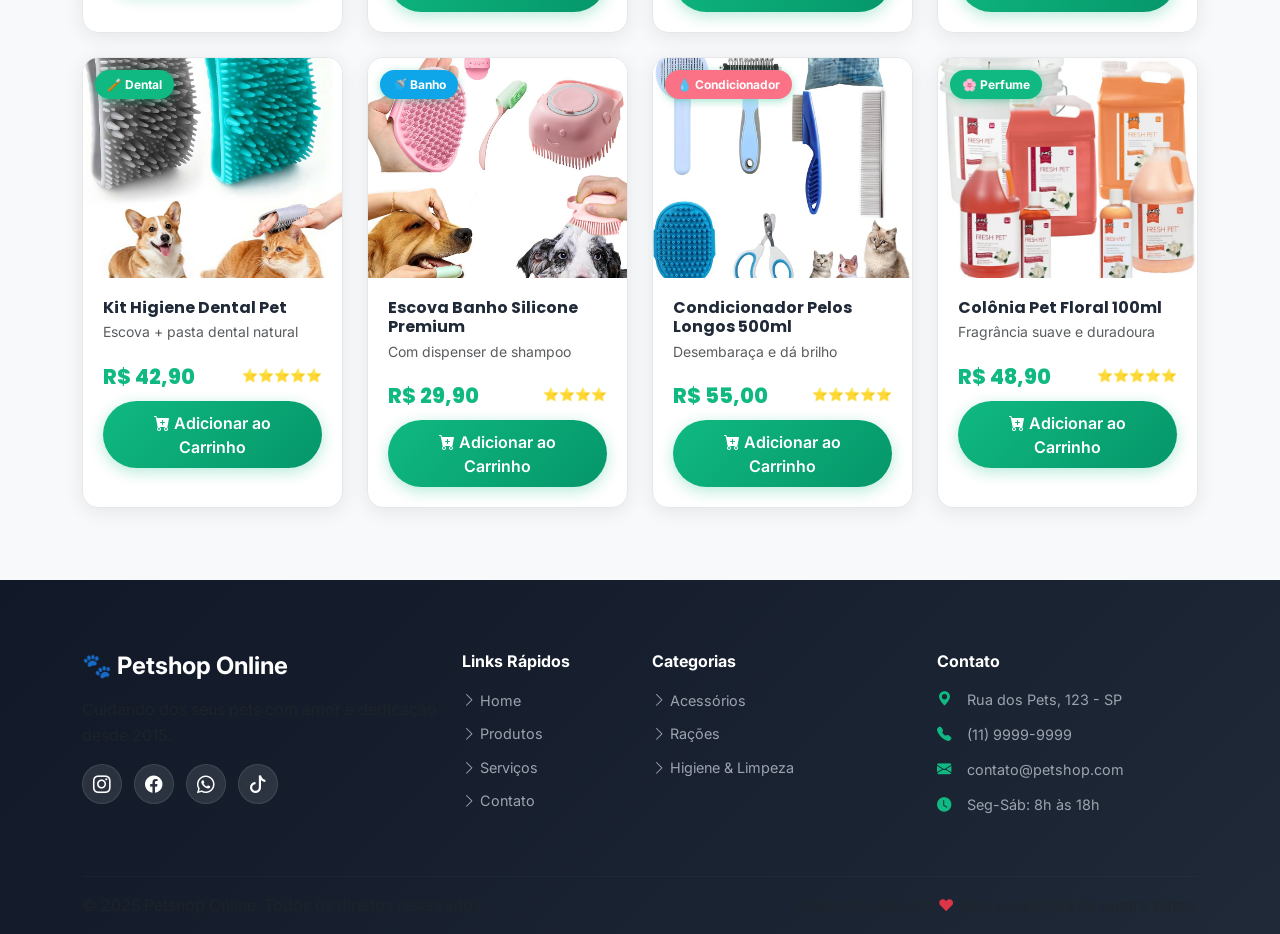
<file: produtos.html>
<!DOCTYPE html>
<html lang="pt-BR">
<head>
    <meta charset="UTF-8">
    <meta name="viewport" content="width=device-width, initial-scale=1.0">
    <title>Produtos - Petshop Online</title>
    <!-- Bootstrap 5 CSS -->
    <link href="https://cdn.jsdelivr.net/npm/bootstrap@5.3.3/dist/css/bootstrap.min.css" rel="stylesheet">
    <!-- Bootstrap Icons -->
    <link href="https://cdn.jsdelivr.net/npm/bootstrap-icons@1.11.3/font/bootstrap-icons.min.css" rel="stylesheet">
    <!-- Google Fonts -->
    <link href="https://fonts.googleapis.com/css2?family=Poppins:wght@400;500;600;700;800&family=Inter:wght@400;500;600&display=swap" rel="stylesheet">
    <!-- AOS -->
    <link href="https://unpkg.com/aos@2.3.1/dist/aos.css" rel="stylesheet">
    <!-- Custom CSS -->
    <link rel="stylesheet" href="css/style.css">
</head>
<body>

    <!-- Page Loader -->
    <div class="page-loader" id="pageLoader">
        <div class="loader-paw">🐾</div>
    </div>

    <!-- ===== NAVBAR ===== -->
    <nav class="navbar navbar-expand-lg navbar-dark sticky-top" id="mainNavbar">
        <div class="container">
            <a class="navbar-brand fw-bold" href="index.html">
                <span class="logo-icon">🐾</span> Petshop Online
            </a>
            <button class="navbar-toggler" type="button" data-bs-toggle="collapse" data-bs-target="#navbarNav">
                <span class="navbar-toggler-icon"></span>
            </button>
            <div class="collapse navbar-collapse" id="navbarNav">
                <ul class="navbar-nav ms-auto gap-2">
                    <li class="nav-item"><a class="nav-link" href="index.html"><i class="bi bi-house-heart-fill me-1"></i>Home</a></li>
                    <li class="nav-item"><a class="nav-link active" href="produtos.html"><i class="bi bi-bag-heart-fill me-1"></i>Produtos</a></li>
                    <li class="nav-item"><a class="nav-link" href="servicos.html"><i class="bi bi-scissors me-1"></i>Serviços</a></li>
                    <li class="nav-item"><a class="nav-link" href="contato.html"><i class="bi bi-envelope-heart-fill me-1"></i>Contato</a></li>
                </ul>
                <button class="btn btn-cart ms-3 position-relative" id="btnCarrinho" onclick="toggleCarrinho()">
                    <i class="bi bi-cart-heart-fill fs-5"></i>
                    <span class="badge-cart" id="badgeCarrinho">0</span>
                </button>
            </div>
        </div>
    </nav>

    <!-- ===== CARRINHO OFFCANVAS ===== -->
    <div class="offcanvas offcanvas-end cart-offcanvas" tabindex="-1" id="cartOffcanvas">
        <div class="offcanvas-header cart-header">
            <h5 class="offcanvas-title"><i class="bi bi-cart-heart-fill me-2"></i>Meu Carrinho</h5>
            <button type="button" class="btn-close btn-close-white" data-bs-dismiss="offcanvas"></button>
        </div>
        <div class="offcanvas-body d-flex flex-column">
            <div id="cartItems" class="flex-grow-1">
                <div class="cart-empty text-center py-5" id="cartEmpty">
                    <div class="cart-empty-icon">🛒</div>
                    <p class="text-muted mt-3">Seu carrinho está vazio</p>
                </div>
            </div>
            <div class="cart-footer" id="cartFooter" style="display:none;">
                <hr>
                <div class="d-flex justify-content-between align-items-center mb-3">
                    <span class="fw-bold fs-5">Total:</span>
                    <span class="fw-bold fs-4 text-success" id="cartTotal">R$ 0,00</span>
                </div>
                <button class="btn btn-success w-100 btn-lg mb-2" onclick="finalizarCompra()">
                    <i class="bi bi-credit-card-fill me-2"></i>Finalizar Compra
                </button>
                <button class="btn btn-outline-danger w-100" onclick="limparCarrinho()">
                    <i class="bi bi-trash3-fill me-2"></i>Limpar Carrinho
                </button>
            </div>
        </div>
    </div>

    <!-- ===== PAGE HEADER ===== -->
    <div class="page-header">
        <div class="container">
            <h1 class="animate__animated animate__fadeInDown">🛍️ Nossos Produtos</h1>
            <p class="lead opacity-75 mt-2">Tudo que seu pet precisa com a melhor qualidade</p>
            <nav aria-label="breadcrumb" class="mt-3">
                <ol class="breadcrumb justify-content-center" style="background:none;">
                    <li class="breadcrumb-item"><a href="index.html" class="text-white opacity-75">Home</a></li>
                    <li class="breadcrumb-item active text-white">Produtos</li>
                </ol>
            </nav>
        </div>
    </div>

    <!-- ===== FILTROS ===== -->
    <div class="filter-bar">
        <div class="container">
            <div class="d-flex gap-2 flex-wrap align-items-center">
                <span class="fw-semibold me-2 text-muted small"><i class="bi bi-funnel-fill me-1"></i>Filtrar:</span>
                <button class="filter-btn active" onclick="filtrarProdutos('todos')">
                    <i class="bi bi-grid-fill me-1"></i>Todos
                </button>
                <button class="filter-btn" onclick="filtrarProdutos('acessorios')">
                    <i class="bi bi-heart-fill me-1"></i>Acessórios
                </button>
                <button class="filter-btn" onclick="filtrarProdutos('racoes')">
                    <i class="bi bi-cup-hot-fill me-1"></i>Rações
                </button>
                <button class="filter-btn" onclick="filtrarProdutos('higiene')">
                    <i class="bi bi-droplet-fill me-1"></i>Higiene
                </button>
            </div>
        </div>
    </div>

    <!-- ===== PRODUTOS ===== -->
    <section class="py-5 bg-light">
        <div class="container">

            <!-- ===== ACESSÓRIOS ===== -->
            <div class="categoria-section" id="acessorios" data-categoria="acessorios">
                <h2 class="categoria-section-title" data-aos="fade-right">
                    🎀 Acessórios
                </h2>
                <div class="row g-4">

                    <div class="col-sm-6 col-lg-3" data-aos="fade-up" data-aos-delay="50">
                        <div class="produto-card-new">
                            <div class="produto-badge">⭐ Mais Vendido</div>
                            <div class="produto-img-wrap">
                                <img src="images/acessorio1.jpg" alt="Kit Completo Pet 26 Peças" class="produto-img" onerror="this.src='https://placehold.co/400x300/10B981/white?text=Kit+Pet'">
                                <div class="produto-overlay">
                                    <button class="btn btn-overlay" onclick="adicionarCarrinho('Kit Completo Pet 26 Peças', 89.90, 'images/acessorio1.jpg')">
                                        <i class="bi bi-cart-plus-fill me-1"></i>Adicionar
                                    </button>
                                </div>
                            </div>
                            <div class="produto-info">
                                <h5>Kit Completo Pet 26 Peças</h5>
                                <p class="text-muted small">Coleira, guia, brinquedos e mais</p>
                                <div class="d-flex justify-content-between align-items-center mt-2">
                                    <span class="produto-preco">R$ 89,90</span>
                                    <div class="stars">⭐⭐⭐⭐⭐</div>
                                </div>
                                <button class="btn btn-primary-custom w-100 mt-2" onclick="adicionarCarrinho('Kit Completo Pet 26 Peças', 89.90, 'images/acessorio1.jpg')">
                                    <i class="bi bi-cart-plus-fill me-1"></i>Adicionar ao Carrinho
                                </button>
                            </div>
                        </div>
                    </div>

                    <div class="col-sm-6 col-lg-3" data-aos="fade-up" data-aos-delay="100">
                        <div class="produto-card-new">
                            <div class="produto-badge badge-new">🆕 Novo</div>
                            <div class="produto-img-wrap">
                                <img src="images/acessorio2.jpg" alt="Kit Acessórios Gato" class="produto-img" onerror="this.src='https://placehold.co/400x300/10B981/white?text=Acessorios'">
                                <div class="produto-overlay">
                                    <button class="btn btn-overlay" onclick="adicionarCarrinho('Kit Acessórios Gato Premium', 75.00, 'images/acessorio2.jpg')">
                                        <i class="bi bi-cart-plus-fill me-1"></i>Adicionar
                                    </button>
                                </div>
                            </div>
                            <div class="produto-info">
                                <h5>Kit Acessórios Gato Premium</h5>
                                <p class="text-muted small">Arranhador, cama e tigela</p>
                                <div class="d-flex justify-content-between align-items-center mt-2">
                                    <span class="produto-preco">R$ 75,00</span>
                                    <div class="stars">⭐⭐⭐⭐⭐</div>
                                </div>
                                <button class="btn btn-primary-custom w-100 mt-2" onclick="adicionarCarrinho('Kit Acessórios Gato Premium', 75.00, 'images/acessorio2.jpg')">
                                    <i class="bi bi-cart-plus-fill me-1"></i>Adicionar ao Carrinho
                                </button>
                            </div>
                        </div>
                    </div>

                    <div class="col-sm-6 col-lg-3" data-aos="fade-up" data-aos-delay="150">
                        <div class="produto-card-new">
                            <div class="produto-badge">💚 Premium</div>
                            <div class="produto-img-wrap">
                                <img src="images/acessorio3.jpg" alt="Coleira Hemp + Brinquedo" class="produto-img" onerror="this.src='https://placehold.co/400x300/10B981/white?text=Coleira'">
                                <div class="produto-overlay">
                                    <button class="btn btn-overlay" onclick="adicionarCarrinho('Coleira Hemp + Brinquedo', 55.00, 'images/acessorio3.jpg')">
                                        <i class="bi bi-cart-plus-fill me-1"></i>Adicionar
                                    </button>
                                </div>
                            </div>
                            <div class="produto-info">
                                <h5>Coleira Hemp + Brinquedo</h5>
                                <p class="text-muted small">Ecológica, resistente e natural</p>
                                <div class="d-flex justify-content-between align-items-center mt-2">
                                    <span class="produto-preco">R$ 55,00</span>
                                    <div class="stars">⭐⭐⭐⭐⭐</div>
                                </div>
                                <button class="btn btn-primary-custom w-100 mt-2" onclick="adicionarCarrinho('Coleira Hemp + Brinquedo', 55.00, 'images/acessorio3.jpg')">
                                    <i class="bi bi-cart-plus-fill me-1"></i>Adicionar ao Carrinho
                                </button>
                            </div>
                        </div>
                    </div>

                    <div class="col-sm-6 col-lg-3" data-aos="fade-up" data-aos-delay="200">
                        <div class="produto-card-new">
                            <div class="produto-badge badge-promo">🔥 Promoção</div>
                            <div class="produto-img-wrap">
                                <img src="images/acessorio4.jpg" alt="Laços Coloridos para Pet" class="produto-img" onerror="this.src='https://placehold.co/400x300/10B981/white?text=Lacos'">
                                <div class="produto-overlay">
                                    <button class="btn btn-overlay" onclick="adicionarCarrinho('Laços Coloridos para Pet 100un', 32.90, 'images/acessorio4.jpg')">
                                        <i class="bi bi-cart-plus-fill me-1"></i>Adicionar
                                    </button>
                                </div>
                            </div>
                            <div class="produto-info">
                                <h5>Laços Coloridos para Pet 100un</h5>
                                <p class="text-muted small">50 pares, 20 cores diferentes</p>
                                <div class="d-flex justify-content-between align-items-center mt-2">
                                    <span class="produto-preco">R$ 32,90</span>
                                    <div class="stars">⭐⭐⭐⭐</div>
                                </div>
                                <button class="btn btn-primary-custom w-100 mt-2" onclick="adicionarCarrinho('Laços Coloridos para Pet 100un', 32.90, 'images/acessorio4.jpg')">
                                    <i class="bi bi-cart-plus-fill me-1"></i>Adicionar ao Carrinho
                                </button>
                            </div>
                        </div>
                    </div>

                    <div class="col-sm-6 col-lg-3" data-aos="fade-up" data-aos-delay="250">
                        <div class="produto-card-new">
                            <div class="produto-badge">🎯 Destaque</div>
                            <div class="produto-img-wrap">
                                <img src="images/acessorio5.jpg" alt="Coleira Ajustável Premium" class="produto-img" onerror="this.src='https://placehold.co/400x300/10B981/white?text=Coleira+Ajustavel'">
                                <div class="produto-overlay">
                                    <button class="btn btn-overlay" onclick="adicionarCarrinho('Coleira Ajustável Premium', 49.90, 'images/acessorio5.jpg')">
                                        <i class="bi bi-cart-plus-fill me-1"></i>Adicionar
                                    </button>
                                </div>
                            </div>
                            <div class="produto-info">
                                <h5>Coleira Ajustável Premium</h5>
                                <p class="text-muted small">Para cães de todos os tamanhos</p>
                                <div class="d-flex justify-content-between align-items-center mt-2">
                                    <span class="produto-preco">R$ 49,90</span>
                                    <div class="stars">⭐⭐⭐⭐⭐</div>
                                </div>
                                <button class="btn btn-primary-custom w-100 mt-2" onclick="adicionarCarrinho('Coleira Ajustável Premium', 49.90, 'images/acessorio5.jpg')">
                                    <i class="bi bi-cart-plus-fill me-1"></i>Adicionar ao Carrinho
                                </button>
                            </div>
                        </div>
                    </div>

                    <div class="col-sm-6 col-lg-3" data-aos="fade-up" data-aos-delay="300">
                        <div class="produto-card-new">
                            <div class="produto-badge badge-new">🌸 Especial</div>
                            <div class="produto-img-wrap">
                                <img src="images/acessorio6.jpg" alt="Flores Decorativas para Coleira" class="produto-img" onerror="this.src='https://placehold.co/400x300/10B981/white?text=Flores+Pet'">
                                <div class="produto-overlay">
                                    <button class="btn btn-overlay" onclick="adicionarCarrinho('Flores Decorativas para Coleira', 28.90, 'images/acessorio6.jpg')">
                                        <i class="bi bi-cart-plus-fill me-1"></i>Adicionar
                                    </button>
                                </div>
                            </div>
                            <div class="produto-info">
                                <h5>Flores Decorativas para Coleira</h5>
                                <p class="text-muted small">100 peças multicoloridas</p>
                                <div class="d-flex justify-content-between align-items-center mt-2">
                                    <span class="produto-preco">R$ 28,90</span>
                                    <div class="stars">⭐⭐⭐⭐</div>
                                </div>
                                <button class="btn btn-primary-custom w-100 mt-2" onclick="adicionarCarrinho('Flores Decorativas para Coleira', 28.90, 'images/acessorio6.jpg')">
                                    <i class="bi bi-cart-plus-fill me-1"></i>Adicionar ao Carrinho
                                </button>
                            </div>
                        </div>
                    </div>

                    <div class="col-sm-6 col-lg-3" data-aos="fade-up" data-aos-delay="350">
                        <div class="produto-card-new">
                            <div class="produto-badge">🏠 Conforto</div>
                            <div class="produto-img-wrap">
                                <img src="images/acessorio1.jpg" alt="Cama Ortopédica para Pets" class="produto-img" onerror="this.src='https://placehold.co/400x300/10B981/white?text=Cama+Pet'">
                                <div class="produto-overlay">
                                    <button class="btn btn-overlay" onclick="adicionarCarrinho('Cama Ortopédica para Pets', 129.90, 'images/acessorio1.jpg')">
                                        <i class="bi bi-cart-plus-fill me-1"></i>Adicionar
                                    </button>
                                </div>
                            </div>
                            <div class="produto-info">
                                <h5>Cama Ortopédica para Pets</h5>
                                <p class="text-muted small">Espuma de alta densidade</p>
                                <div class="d-flex justify-content-between align-items-center mt-2">
                                    <span class="produto-preco">R$ 129,90</span>
                                    <div class="stars">⭐⭐⭐⭐⭐</div>
                                </div>
                                <button class="btn btn-primary-custom w-100 mt-2" onclick="adicionarCarrinho('Cama Ortopédica para Pets', 129.90, 'images/acessorio1.jpg')">
                                    <i class="bi bi-cart-plus-fill me-1"></i>Adicionar ao Carrinho
                                </button>
                            </div>
                        </div>
                    </div>

                    <div class="col-sm-6 col-lg-3" data-aos="fade-up" data-aos-delay="400">
                        <div class="produto-card-new">
                            <div class="produto-badge badge-promo">💥 Oferta</div>
                            <div class="produto-img-wrap">
                                <img src="images/acessorio2.jpg" alt="Transportadora para Pets" class="produto-img" onerror="this.src='https://placehold.co/400x300/10B981/white?text=Transportadora'">
                                <div class="produto-overlay">
                                    <button class="btn btn-overlay" onclick="adicionarCarrinho('Transportadora para Pets', 89.90, 'images/acessorio2.jpg')">
                                        <i class="bi bi-cart-plus-fill me-1"></i>Adicionar
                                    </button>
                                </div>
                            </div>
                            <div class="produto-info">
                                <h5>Transportadora para Pets</h5>
                                <p class="text-muted small">Segura e confortável para viagens</p>
                                <div class="d-flex justify-content-between align-items-center mt-2">
                                    <span class="produto-preco">R$ 89,90</span>
                                    <div class="stars">⭐⭐⭐⭐</div>
                                </div>
                                <button class="btn btn-primary-custom w-100 mt-2" onclick="adicionarCarrinho('Transportadora para Pets', 89.90, 'images/acessorio2.jpg')">
                                    <i class="bi bi-cart-plus-fill me-1"></i>Adicionar ao Carrinho
                                </button>
                            </div>
                        </div>
                    </div>

                    <div class="col-sm-6 col-lg-3" data-aos="fade-up" data-aos-delay="450">
                        <div class="produto-card-new">
                            <div class="produto-badge">🎮 Diversão</div>
                            <div class="produto-img-wrap">
                                <img src="images/acessorio3.jpg" alt="Brinquedo Mordedor Resistente" class="produto-img" onerror="this.src='https://placehold.co/400x300/10B981/white?text=Brinquedo'">
                                <div class="produto-overlay">
                                    <button class="btn btn-overlay" onclick="adicionarCarrinho('Brinquedo Mordedor Resistente', 29.90, 'images/acessorio3.jpg')">
                                        <i class="bi bi-cart-plus-fill me-1"></i>Adicionar
                                    </button>
                                </div>
                            </div>
                            <div class="produto-info">
                                <h5>Brinquedo Mordedor Resistente</h5>
                                <p class="text-muted small">Borracha natural, durável</p>
                                <div class="d-flex justify-content-between align-items-center mt-2">
                                    <span class="produto-preco">R$ 29,90</span>
                                    <div class="stars">⭐⭐⭐⭐⭐</div>
                                </div>
                                <button class="btn btn-primary-custom w-100 mt-2" onclick="adicionarCarrinho('Brinquedo Mordedor Resistente', 29.90, 'images/acessorio3.jpg')">
                                    <i class="bi bi-cart-plus-fill me-1"></i>Adicionar ao Carrinho
                                </button>
                            </div>
                        </div>
                    </div>

                    <div class="col-sm-6 col-lg-3" data-aos="fade-up" data-aos-delay="500">
                        <div class="produto-card-new">
                            <div class="produto-badge badge-new">🌟 Top</div>
                            <div class="produto-img-wrap">
                                <img src="images/acessorio4.jpg" alt="Tigela Inox Dupla" class="produto-img" onerror="this.src='https://placehold.co/400x300/10B981/white?text=Tigela'">
                                <div class="produto-overlay">
                                    <button class="btn btn-overlay" onclick="adicionarCarrinho('Tigela Inox Dupla Antiderrapante', 45.00, 'images/acessorio4.jpg')">
                                        <i class="bi bi-cart-plus-fill me-1"></i>Adicionar
                                    </button>
                                </div>
                            </div>
                            <div class="produto-info">
                                <h5>Tigela Inox Dupla Antiderrapante</h5>
                                <p class="text-muted small">Aço inox, fácil de limpar</p>
                                <div class="d-flex justify-content-between align-items-center mt-2">
                                    <span class="produto-preco">R$ 45,00</span>
                                    <div class="stars">⭐⭐⭐⭐⭐</div>
                                </div>
                                <button class="btn btn-primary-custom w-100 mt-2" onclick="adicionarCarrinho('Tigela Inox Dupla Antiderrapante', 45.00, 'images/acessorio4.jpg')">
                                    <i class="bi bi-cart-plus-fill me-1"></i>Adicionar ao Carrinho
                                </button>
                            </div>
                        </div>
                    </div>

                    <div class="col-sm-6 col-lg-3" data-aos="fade-up" data-aos-delay="550">
                        <div class="produto-card-new">
                            <div class="produto-badge">🔒 Seguro</div>
                            <div class="produto-img-wrap">
                                <img src="images/acessorio5.jpg" alt="Guia Retrátil 5m" class="produto-img" onerror="this.src='https://placehold.co/400x300/10B981/white?text=Guia'">
                                <div class="produto-overlay">
                                    <button class="btn btn-overlay" onclick="adicionarCarrinho('Guia Retrátil 5m Premium', 65.00, 'images/acessorio5.jpg')">
                                        <i class="bi bi-cart-plus-fill me-1"></i>Adicionar
                                    </button>
                                </div>
                            </div>
                            <div class="produto-info">
                                <h5>Guia Retrátil 5m Premium</h5>
                                <p class="text-muted small">Trava automática, ergonômica</p>
                                <div class="d-flex justify-content-between align-items-center mt-2">
                                    <span class="produto-preco">R$ 65,00</span>
                                    <div class="stars">⭐⭐⭐⭐</div>
                                </div>
                                <button class="btn btn-primary-custom w-100 mt-2" onclick="adicionarCarrinho('Guia Retrátil 5m Premium', 65.00, 'images/acessorio5.jpg')">
                                    <i class="bi bi-cart-plus-fill me-1"></i>Adicionar ao Carrinho
                                </button>
                            </div>
                        </div>
                    </div>

                    <div class="col-sm-6 col-lg-3" data-aos="fade-up" data-aos-delay="600">
                        <div class="produto-card-new">
                            <div class="produto-badge badge-promo">🎁 Kit</div>
                            <div class="produto-img-wrap">
                                <img src="images/acessorio6.jpg" alt="Kit Fantasia para Pets" class="produto-img" onerror="this.src='https://placehold.co/400x300/10B981/white?text=Fantasia'">
                                <div class="produto-overlay">
                                    <button class="btn btn-overlay" onclick="adicionarCarrinho('Kit Fantasia para Pets', 38.90, 'images/acessorio6.jpg')">
                                        <i class="bi bi-cart-plus-fill me-1"></i>Adicionar
                                    </button>
                                </div>
                            </div>
                            <div class="produto-info">
                                <h5>Kit Fantasia para Pets</h5>
                                <p class="text-muted small">Laços, gravatas e acessórios</p>
                                <div class="d-flex justify-content-between align-items-center mt-2">
                                    <span class="produto-preco">R$ 38,90</span>
                                    <div class="stars">⭐⭐⭐⭐</div>
                                </div>
                                <button class="btn btn-primary-custom w-100 mt-2" onclick="adicionarCarrinho('Kit Fantasia para Pets', 38.90, 'images/acessorio6.jpg')">
                                    <i class="bi bi-cart-plus-fill me-1"></i>Adicionar ao Carrinho
                                </button>
                            </div>
                        </div>
                    </div>

                </div>
            </div>

            <hr class="my-5" style="border-color: #E5E7EB; border-width: 2px;">

            <!-- ===== RAÇÕES ===== -->
            <div class="categoria-section" id="racoes" data-categoria="racoes">
                <h2 class="categoria-section-title" data-aos="fade-right">
                    🍖 Rações
                </h2>
                <div class="row g-4">

                    <div class="col-sm-6 col-lg-3" data-aos="fade-up" data-aos-delay="50">
                        <div class="produto-card-new">
                            <div class="produto-badge">⭐ Premium</div>
                            <div class="produto-img-wrap">
                                <img src="images/racao1.jpg" alt="Royal Canin Premium Cat" class="produto-img" onerror="this.src='https://placehold.co/400x300/10B981/white?text=Royal+Canin'">
                                <div class="produto-overlay">
                                    <button class="btn btn-overlay" onclick="adicionarCarrinho('Royal Canin Premium Cat 10kg', 145.00, 'images/racao1.jpg')">
                                        <i class="bi bi-cart-plus-fill me-1"></i>Adicionar
                                    </button>
                                </div>
                            </div>
                            <div class="produto-info">
                                <h5>Royal Canin Premium Cat 10kg</h5>
                                <p class="text-muted small">Gatos filhotes - fórmula especial</p>
                                <div class="d-flex justify-content-between align-items-center mt-2">
                                    <span class="produto-preco">R$ 145,00</span>
                                    <div class="stars">⭐⭐⭐⭐⭐</div>
                                </div>
                                <button class="btn btn-primary-custom w-100 mt-2" onclick="adicionarCarrinho('Royal Canin Premium Cat 10kg', 145.00, 'images/racao1.jpg')">
                                    <i class="bi bi-cart-plus-fill me-1"></i>Adicionar ao Carrinho
                                </button>
                            </div>
                        </div>
                    </div>

                    <div class="col-sm-6 col-lg-3" data-aos="fade-up" data-aos-delay="100">
                        <div class="produto-card-new">
                            <div class="produto-badge badge-new">🐱 Gatos</div>
                            <div class="produto-img-wrap">
                                <img src="images/racao2.jpg" alt="Premier Gatos Filhotes" class="produto-img" onerror="this.src='https://placehold.co/400x300/10B981/white?text=Premier+Gatos'">
                                <div class="produto-overlay">
                                    <button class="btn btn-overlay" onclick="adicionarCarrinho('Premier Gatos Filhotes 1,5kg', 85.00, 'images/racao2.jpg')">
                                        <i class="bi bi-cart-plus-fill me-1"></i>Adicionar
                                    </button>
                                </div>
                            </div>
                            <div class="produto-info">
                                <h5>Premier Gatos Filhotes 1,5kg</h5>
                                <p class="text-muted small">Sabor frango, ambientes internos</p>
                                <div class="d-flex justify-content-between align-items-center mt-2">
                                    <span class="produto-preco">R$ 85,00</span>
                                    <div class="stars">⭐⭐⭐⭐⭐</div>
                                </div>
                                <button class="btn btn-primary-custom w-100 mt-2" onclick="adicionarCarrinho('Premier Gatos Filhotes 1,5kg', 85.00, 'images/racao2.jpg')">
                                    <i class="bi bi-cart-plus-fill me-1"></i>Adicionar ao Carrinho
                                </button>
                            </div>
                        </div>
                    </div>

                    <div class="col-sm-6 col-lg-3" data-aos="fade-up" data-aos-delay="150">
                        <div class="produto-card-new">
                            <div class="produto-badge badge-promo">🔥 Oferta</div>
                            <div class="produto-img-wrap">
                                <img src="images/racao3.jpg" alt="Ração Nutricia Premium" class="produto-img" onerror="this.src='https://placehold.co/400x300/10B981/white?text=Nutricia'">
                                <div class="produto-overlay">
                                    <button class="btn btn-overlay" onclick="adicionarCarrinho('Ração Nutricia Premium 5kg', 110.00, 'images/racao3.jpg')">
                                        <i class="bi bi-cart-plus-fill me-1"></i>Adicionar
                                    </button>
                                </div>
                            </div>
                            <div class="produto-info">
                                <h5>Ração Nutricia Premium 5kg</h5>
                                <p class="text-muted small">100% carne, sem corantes</p>
                                <div class="d-flex justify-content-between align-items-center mt-2">
                                    <span class="produto-preco">R$ 110,00</span>
                                    <div class="stars">⭐⭐⭐⭐</div>
                                </div>
                                <button class="btn btn-primary-custom w-100 mt-2" onclick="adicionarCarrinho('Ração Nutricia Premium 5kg', 110.00, 'images/racao3.jpg')">
                                    <i class="bi bi-cart-plus-fill me-1"></i>Adicionar ao Carrinho
                                </button>
                            </div>
                        </div>
                    </div>

                    <div class="col-sm-6 col-lg-3" data-aos="fade-up" data-aos-delay="200">
                        <div class="produto-card-new">
                            <div class="produto-badge">🐕 Cães</div>
                            <div class="produto-img-wrap">
                                <img src="images/racao4.jpg" alt="Canidae All Life Stages" class="produto-img" onerror="this.src='https://placehold.co/400x300/10B981/white?text=Canidae'">
                                <div class="produto-overlay">
                                    <button class="btn btn-overlay" onclick="adicionarCarrinho('Canidae All Life Stages 10kg', 195.00, 'images/racao4.jpg')">
                                        <i class="bi bi-cart-plus-fill me-1"></i>Adicionar
                                    </button>
                                </div>
                            </div>
                            <div class="produto-info">
                                <h5>Canidae All Life Stages 10kg</h5>
                                <p class="text-muted small">Para todas as raças e idades</p>
                                <div class="d-flex justify-content-between align-items-center mt-2">
                                    <span class="produto-preco">R$ 195,00</span>
                                    <div class="stars">⭐⭐⭐⭐⭐</div>
                                </div>
                                <button class="btn btn-primary-custom w-100 mt-2" onclick="adicionarCarrinho('Canidae All Life Stages 10kg', 195.00, 'images/racao4.jpg')">
                                    <i class="bi bi-cart-plus-fill me-1"></i>Adicionar ao Carrinho
                                </button>
                            </div>
                        </div>
                    </div>

                    <div class="col-sm-6 col-lg-3" data-aos="fade-up" data-aos-delay="250">
                        <div class="produto-card-new">
                            <div class="produto-badge badge-new">🐟 Salmão</div>
                            <div class="produto-img-wrap">
                                <img src="images/racao5.jpg" alt="Pure Harmony Salmão" class="produto-img" onerror="this.src='https://placehold.co/400x300/10B981/white?text=Pure+Harmony'">
                                <div class="produto-overlay">
                                    <button class="btn btn-overlay" onclick="adicionarCarrinho('Pure Harmony Salmão Gatos 1,3kg', 98.00, 'images/racao5.jpg')">
                                        <i class="bi bi-cart-plus-fill me-1"></i>Adicionar
                                    </button>
                                </div>
                            </div>
                            <div class="produto-info">
                                <h5>Pure Harmony Salmão Gatos 1,3kg</h5>
                                <p class="text-muted small">Grain free, super premium</p>
                                <div class="d-flex justify-content-between align-items-center mt-2">
                                    <span class="produto-preco">R$ 98,00</span>
                                    <div class="stars">⭐⭐⭐⭐⭐</div>
                                </div>
                                <button class="btn btn-primary-custom w-100 mt-2" onclick="adicionarCarrinho('Pure Harmony Salmão Gatos 1,3kg', 98.00, 'images/racao5.jpg')">
                                    <i class="bi bi-cart-plus-fill me-1"></i>Adicionar ao Carrinho
                                </button>
                            </div>
                        </div>
                    </div>

                    <div class="col-sm-6 col-lg-3" data-aos="fade-up" data-aos-delay="300">
                        <div class="produto-card-new">
                            <div class="produto-badge">🥣 Tigela</div>
                            <div class="produto-img-wrap">
                                <img src="images/racao6.jpg" alt="Tigela Mármore Premium" class="produto-img" onerror="this.src='https://placehold.co/400x300/10B981/white?text=Tigela+Marmore'">
                                <div class="produto-overlay">
                                    <button class="btn btn-overlay" onclick="adicionarCarrinho('Tigela Mármore Antiderrapante', 79.90, 'images/racao6.jpg')">
                                        <i class="bi bi-cart-plus-fill me-1"></i>Adicionar
                                    </button>
                                </div>
                            </div>
                            <div class="produto-info">
                                <h5>Tigela Mármore Antiderrapante</h5>
                                <p class="text-muted small">Design elegante, 5 lbs</p>
                                <div class="d-flex justify-content-between align-items-center mt-2">
                                    <span class="produto-preco">R$ 79,90</span>
                                    <div class="stars">⭐⭐⭐⭐</div>
                                </div>
                                <button class="btn btn-primary-custom w-100 mt-2" onclick="adicionarCarrinho('Tigela Mármore Antiderrapante', 79.90, 'images/racao6.jpg')">
                                    <i class="bi bi-cart-plus-fill me-1"></i>Adicionar ao Carrinho
                                </button>
                            </div>
                        </div>
                    </div>

                    <div class="col-sm-6 col-lg-3" data-aos="fade-up" data-aos-delay="350">
                        <div class="produto-card-new">
                            <div class="produto-badge badge-promo">💊 Saúde</div>
                            <div class="produto-img-wrap">
                                <img src="images/racao1.jpg" alt="Ração Sênior Cães 15kg" class="produto-img" onerror="this.src='https://placehold.co/400x300/10B981/white?text=Racao+Senior'">
                                <div class="produto-overlay">
                                    <button class="btn btn-overlay" onclick="adicionarCarrinho('Ração Sênior Cães 15kg', 165.00, 'images/racao1.jpg')">
                                        <i class="bi bi-cart-plus-fill me-1"></i>Adicionar
                                    </button>
                                </div>
                            </div>
                            <div class="produto-info">
                                <h5>Ração Sênior Cães 15kg</h5>
                                <p class="text-muted small">Formulada para cães idosos</p>
                                <div class="d-flex justify-content-between align-items-center mt-2">
                                    <span class="produto-preco">R$ 165,00</span>
                                    <div class="stars">⭐⭐⭐⭐⭐</div>
                                </div>
                                <button class="btn btn-primary-custom w-100 mt-2" onclick="adicionarCarrinho('Ração Sênior Cães 15kg', 165.00, 'images/racao1.jpg')">
                                    <i class="bi bi-cart-plus-fill me-1"></i>Adicionar ao Carrinho
                                </button>
                            </div>
                        </div>
                    </div>

                    <div class="col-sm-6 col-lg-3" data-aos="fade-up" data-aos-delay="400">
                        <div class="produto-card-new">
                            <div class="produto-badge">🌿 Natural</div>
                            <div class="produto-img-wrap">
                                <img src="images/racao2.jpg" alt="Ração Natural Frango 3kg" class="produto-img" onerror="this.src='https://placehold.co/400x300/10B981/white?text=Racao+Natural'">
                                <div class="produto-overlay">
                                    <button class="btn btn-overlay" onclick="adicionarCarrinho('Ração Natural Frango 3kg', 120.00, 'images/racao2.jpg')">
                                        <i class="bi bi-cart-plus-fill me-1"></i>Adicionar
                                    </button>
                                </div>
                            </div>
                            <div class="produto-info">
                                <h5>Ração Natural Frango 3kg</h5>
                                <p class="text-muted small">Sem conservantes artificiais</p>
                                <div class="d-flex justify-content-between align-items-center mt-2">
                                    <span class="produto-preco">R$ 120,00</span>
                                    <div class="stars">⭐⭐⭐⭐⭐</div>
                                </div>
                                <button class="btn btn-primary-custom w-100 mt-2" onclick="adicionarCarrinho('Ração Natural Frango 3kg', 120.00, 'images/racao2.jpg')">
                                    <i class="bi bi-cart-plus-fill me-1"></i>Adicionar ao Carrinho
                                </button>
                            </div>
                        </div>
                    </div>

                    <div class="col-sm-6 col-lg-3" data-aos="fade-up" data-aos-delay="450">
                        <div class="produto-card-new">
                            <div class="produto-badge badge-new">🐾 Filhote</div>
                            <div class="produto-img-wrap">
                                <img src="images/racao3.jpg" alt="Ração Filhote Cão 10kg" class="produto-img" onerror="this.src='https://placehold.co/400x300/10B981/white?text=Racao+Filhote'">
                                <div class="produto-overlay">
                                    <button class="btn btn-overlay" onclick="adicionarCarrinho('Ração Filhote Cão 10kg', 135.00, 'images/racao3.jpg')">
                                        <i class="bi bi-cart-plus-fill me-1"></i>Adicionar
                                    </button>
                                </div>
                            </div>
                            <div class="produto-info">
                                <h5>Ração Filhote Cão 10kg</h5>
                                <p class="text-muted small">Nutrição completa para filhotes</p>
                                <div class="d-flex justify-content-between align-items-center mt-2">
                                    <span class="produto-preco">R$ 135,00</span>
                                    <div class="stars">⭐⭐⭐⭐</div>
                                </div>
                                <button class="btn btn-primary-custom w-100 mt-2" onclick="adicionarCarrinho('Ração Filhote Cão 10kg', 135.00, 'images/racao3.jpg')">
                                    <i class="bi bi-cart-plus-fill me-1"></i>Adicionar ao Carrinho
                                </button>
                            </div>
                        </div>
                    </div>

                    <div class="col-sm-6 col-lg-3" data-aos="fade-up" data-aos-delay="500">
                        <div class="produto-card-new">
                            <div class="produto-badge badge-promo">⚡ Energia</div>
                            <div class="produto-img-wrap">
                                <img src="images/racao4.jpg" alt="Ração Raça Grande 20kg" class="produto-img" onerror="this.src='https://placehold.co/400x300/10B981/white?text=Raca+Grande'">
                                <div class="produto-overlay">
                                    <button class="btn btn-overlay" onclick="adicionarCarrinho('Ração Raça Grande 20kg', 220.00, 'images/racao4.jpg')">
                                        <i class="bi bi-cart-plus-fill me-1"></i>Adicionar
                                    </button>
                                </div>
                            </div>
                            <div class="produto-info">
                                <h5>Ração Raça Grande 20kg</h5>
                                <p class="text-muted small">Para cães de grande porte</p>
                                <div class="d-flex justify-content-between align-items-center mt-2">
                                    <span class="produto-preco">R$ 220,00</span>
                                    <div class="stars">⭐⭐⭐⭐⭐</div>
                                </div>
                                <button class="btn btn-primary-custom w-100 mt-2" onclick="adicionarCarrinho('Ração Raça Grande 20kg', 220.00, 'images/racao4.jpg')">
                                    <i class="bi bi-cart-plus-fill me-1"></i>Adicionar ao Carrinho
                                </button>
                            </div>
                        </div>
                    </div>

                    <div class="col-sm-6 col-lg-3" data-aos="fade-up" data-aos-delay="550">
                        <div class="produto-card-new">
                            <div class="produto-badge">🎯 Castrado</div>
                            <div class="produto-img-wrap">
                                <img src="images/racao5.jpg" alt="Ração Gatos Castrados 3kg" class="produto-img" onerror="this.src='https://placehold.co/400x300/10B981/white?text=Gatos+Castrados'">
                                <div class="produto-overlay">
                                    <button class="btn btn-overlay" onclick="adicionarCarrinho('Ração Gatos Castrados 3kg', 95.00, 'images/racao5.jpg')">
                                        <i class="bi bi-cart-plus-fill me-1"></i>Adicionar
                                    </button>
                                </div>
                            </div>
                            <div class="produto-info">
                                <h5>Ração Gatos Castrados 3kg</h5>
                                <p class="text-muted small">Controle de peso e urinário</p>
                                <div class="d-flex justify-content-between align-items-center mt-2">
                                    <span class="produto-preco">R$ 95,00</span>
                                    <div class="stars">⭐⭐⭐⭐⭐</div>
                                </div>
                                <button class="btn btn-primary-custom w-100 mt-2" onclick="adicionarCarrinho('Ração Gatos Castrados 3kg', 95.00, 'images/racao5.jpg')">
                                    <i class="bi bi-cart-plus-fill me-1"></i>Adicionar ao Carrinho
                                </button>
                            </div>
                        </div>
                    </div>

                    <div class="col-sm-6 col-lg-3" data-aos="fade-up" data-aos-delay="600">
                        <div class="produto-card-new">
                            <div class="produto-badge badge-new">🌾 Grain Free</div>
                            <div class="produto-img-wrap">
                                <img src="images/racao6.jpg" alt="Ração Grain Free Cão 8kg" class="produto-img" onerror="this.src='https://placehold.co/400x300/10B981/white?text=Grain+Free'">
                                <div class="produto-overlay">
                                    <button class="btn btn-overlay" onclick="adicionarCarrinho('Ração Grain Free Cão 8kg', 175.00, 'images/racao6.jpg')">
                                        <i class="bi bi-cart-plus-fill me-1"></i>Adicionar
                                    </button>
                                </div>
                            </div>
                            <div class="produto-info">
                                <h5>Ração Grain Free Cão 8kg</h5>
                                <p class="text-muted small">Sem grãos, proteína animal</p>
                                <div class="d-flex justify-content-between align-items-center mt-2">
                                    <span class="produto-preco">R$ 175,00</span>
                                    <div class="stars">⭐⭐⭐⭐</div>
                                </div>
                                <button class="btn btn-primary-custom w-100 mt-2" onclick="adicionarCarrinho('Ração Grain Free Cão 8kg', 175.00, 'images/racao6.jpg')">
                                    <i class="bi bi-cart-plus-fill me-1"></i>Adicionar ao Carrinho
                                </button>
                            </div>
                        </div>
                    </div>

                </div>
            </div>

            <hr class="my-5" style="border-color: #E5E7EB; border-width: 2px;">

            <!-- ===== HIGIENE/LIMPEZA ===== -->
            <div class="categoria-section" id="higiene" data-categoria="higiene">
                <h2 class="categoria-section-title" data-aos="fade-right">
                    🛁 Higiene & Limpeza
                </h2>
                <div class="row g-4">

                    <div class="col-sm-6 col-lg-3" data-aos="fade-up" data-aos-delay="50">
                        <div class="produto-card-new">
                            <div class="produto-badge">⭐ Top Venda</div>
                            <div class="produto-img-wrap">
                                <img src="images/higiene1.jpg" alt="Kit Grooming 8 Peças" class="produto-img" onerror="this.src='https://placehold.co/400x300/10B981/white?text=Kit+Grooming'">
                                <div class="produto-overlay">
                                    <button class="btn btn-overlay" onclick="adicionarCarrinho('Kit Grooming 8 Peças', 75.00, 'images/higiene1.jpg')">
                                        <i class="bi bi-cart-plus-fill me-1"></i>Adicionar
                                    </button>
                                </div>
                            </div>
                            <div class="produto-info">
                                <h5>Kit Grooming 8 Peças</h5>
                                <p class="text-muted small">Escova, pente, cortador e mais</p>
                                <div class="d-flex justify-content-between align-items-center mt-2">
                                    <span class="produto-preco">R$ 75,00</span>
                                    <div class="stars">⭐⭐⭐⭐⭐</div>
                                </div>
                                <button class="btn btn-primary-custom w-100 mt-2" onclick="adicionarCarrinho('Kit Grooming 8 Peças', 75.00, 'images/higiene1.jpg')">
                                    <i class="bi bi-cart-plus-fill me-1"></i>Adicionar ao Carrinho
                                </button>
                            </div>
                        </div>
                    </div>

                    <div class="col-sm-6 col-lg-3" data-aos="fade-up" data-aos-delay="100">
                        <div class="produto-card-new">
                            <div class="produto-badge badge-new">🆕 Lançamento</div>
                            <div class="produto-img-wrap">
                                <img src="images/higiene2.jpg" alt="Kit Grooming Aspirador" class="produto-img" onerror="this.src='https://placehold.co/400x300/10B981/white?text=Aspirador+Pet'">
                                <div class="produto-overlay">
                                    <button class="btn btn-overlay" onclick="adicionarCarrinho('Kit Grooming com Aspirador', 289.90, 'images/higiene2.jpg')">
                                        <i class="bi bi-cart-plus-fill me-1"></i>Adicionar
                                    </button>
                                </div>
                            </div>
                            <div class="produto-info">
                                <h5>Kit Grooming com Aspirador</h5>
                                <p class="text-muted small">13 acessórios, silencioso</p>
                                <div class="d-flex justify-content-between align-items-center mt-2">
                                    <span class="produto-preco">R$ 289,90</span>
                                    <div class="stars">⭐⭐⭐⭐⭐</div>
                                </div>
                                <button class="btn btn-primary-custom w-100 mt-2" onclick="adicionarCarrinho('Kit Grooming com Aspirador', 289.90, 'images/higiene2.jpg')">
                                    <i class="bi bi-cart-plus-fill me-1"></i>Adicionar ao Carrinho
                                </button>
                            </div>
                        </div>
                    </div>

                    <div class="col-sm-6 col-lg-3" data-aos="fade-up" data-aos-delay="150">
                        <div class="produto-card-new">
                            <div class="produto-badge">💆 Massagem</div>
                            <div class="produto-img-wrap">
                                <img src="images/higiene3.jpg" alt="Escova Silicone Massageadora" class="produto-img" onerror="this.src='https://placehold.co/400x300/10B981/white?text=Escova+Silicone'">
                                <div class="produto-overlay">
                                    <button class="btn btn-overlay" onclick="adicionarCarrinho('Escova Silicone Massageadora', 39.90, 'images/higiene3.jpg')">
                                        <i class="bi bi-cart-plus-fill me-1"></i>Adicionar
                                    </button>
                                </div>
                            </div>
                            <div class="produto-info">
                                <h5>Escova Silicone Massageadora</h5>
                                <p class="text-muted small">Desembaraça e massageia</p>
                                <div class="d-flex justify-content-between align-items-center mt-2">
                                    <span class="produto-preco">R$ 39,90</span>
                                    <div class="stars">⭐⭐⭐⭐⭐</div>
                                </div>
                                <button class="btn btn-primary-custom w-100 mt-2" onclick="adicionarCarrinho('Escova Silicone Massageadora', 39.90, 'images/higiene3.jpg')">
                                    <i class="bi bi-cart-plus-fill me-1"></i>Adicionar ao Carrinho
                                </button>
                            </div>
                        </div>
                    </div>

                    <div class="col-sm-6 col-lg-3" data-aos="fade-up" data-aos-delay="200">
                        <div class="produto-card-new">
                            <div class="produto-badge badge-promo">🔥 Promoção</div>
                            <div class="produto-img-wrap">
                                <img src="images/higiene4.jpg" alt="Escova Banho com Shampoo" class="produto-img" onerror="this.src='https://placehold.co/400x300/10B981/white?text=Escova+Banho'">
                                <div class="produto-overlay">
                                    <button class="btn btn-overlay" onclick="adicionarCarrinho('Escova Banho com Dispenser', 45.90, 'images/higiene4.jpg')">
                                        <i class="bi bi-cart-plus-fill me-1"></i>Adicionar
                                    </button>
                                </div>
                            </div>
                            <div class="produto-info">
                                <h5>Escova Banho com Dispenser</h5>
                                <p class="text-muted small">3 peças, silicone premium</p>
                                <div class="d-flex justify-content-between align-items-center mt-2">
                                    <span class="produto-preco">R$ 45,90</span>
                                    <div class="stars">⭐⭐⭐⭐</div>
                                </div>
                                <button class="btn btn-primary-custom w-100 mt-2" onclick="adicionarCarrinho('Escova Banho com Dispenser', 45.90, 'images/higiene4.jpg')">
                                    <i class="bi bi-cart-plus-fill me-1"></i>Adicionar ao Carrinho
                                </button>
                            </div>
                        </div>
                    </div>

                    <div class="col-sm-6 col-lg-3" data-aos="fade-up" data-aos-delay="250">
                        <div class="produto-card-new">
                            <div class="produto-badge">🐱 Gatos</div>
                            <div class="produto-img-wrap">
                                <img src="images/higiene5.jpg" alt="Kit Escova Gatos 6 em 1" class="produto-img" onerror="this.src='https://placehold.co/400x300/10B981/white?text=Kit+Escova+Gatos'">
                                <div class="produto-overlay">
                                    <button class="btn btn-overlay" onclick="adicionarCarrinho('Kit Escova Gatos 6 em 1', 58.90, 'images/higiene5.jpg')">
                                        <i class="bi bi-cart-plus-fill me-1"></i>Adicionar
                                    </button>
                                </div>
                            </div>
                            <div class="produto-info">
                                <h5>Kit Escova Gatos 6 em 1</h5>
                                <p class="text-muted small">Auto-limpante, pelos longos</p>
                                <div class="d-flex justify-content-between align-items-center mt-2">
                                    <span class="produto-preco">R$ 58,90</span>
                                    <div class="stars">⭐⭐⭐⭐⭐</div>
                                </div>
                                <button class="btn btn-primary-custom w-100 mt-2" onclick="adicionarCarrinho('Kit Escova Gatos 6 em 1', 58.90, 'images/higiene5.jpg')">
                                    <i class="bi bi-cart-plus-fill me-1"></i>Adicionar ao Carrinho
                                </button>
                            </div>
                        </div>
                    </div>

                    <div class="col-sm-6 col-lg-3" data-aos="fade-up" data-aos-delay="300">
                        <div class="produto-card-new">
                            <div class="produto-badge badge-new">🧴 Shampoo</div>
                            <div class="produto-img-wrap">
                                <img src="images/higiene6.jpg" alt="Shampoo Fresh Pet Professional" class="produto-img" onerror="this.src='https://placehold.co/400x300/10B981/white?text=Shampoo+Pet'">
                                <div class="produto-overlay">
                                    <button class="btn btn-overlay" onclick="adicionarCarrinho('Shampoo Fresh Pet Professional', 65.00, 'images/higiene6.jpg')">
                                        <i class="bi bi-cart-plus-fill me-1"></i>Adicionar
                                    </button>
                                </div>
                            </div>
                            <div class="produto-info">
                                <h5>Shampoo Fresh Pet Professional</h5>
                                <p class="text-muted small">Galão 3,8L - uso profissional</p>
                                <div class="d-flex justify-content-between align-items-center mt-2">
                                    <span class="produto-preco">R$ 65,00</span>
                                    <div class="stars">⭐⭐⭐⭐⭐</div>
                                </div>
                                <button class="btn btn-primary-custom w-100 mt-2" onclick="adicionarCarrinho('Shampoo Fresh Pet Professional', 65.00, 'images/higiene6.jpg')">
                                    <i class="bi bi-cart-plus-fill me-1"></i>Adicionar ao Carrinho
                                </button>
                            </div>
                        </div>
                    </div>

                    <div class="col-sm-6 col-lg-3" data-aos="fade-up" data-aos-delay="350">
                        <div class="produto-card-new">
                            <div class="produto-badge">🌿 Natural</div>
                            <div class="produto-img-wrap">
                                <img src="images/higiene1.jpg" alt="Shampoo Hipoalergênico" class="produto-img" onerror="this.src='https://placehold.co/400x300/10B981/white?text=Shampoo+Hipo'">
                                <div class="produto-overlay">
                                    <button class="btn btn-overlay" onclick="adicionarCarrinho('Shampoo Hipoalergênico 500ml', 60.00, 'images/higiene1.jpg')">
                                        <i class="bi bi-cart-plus-fill me-1"></i>Adicionar
                                    </button>
                                </div>
                            </div>
                            <div class="produto-info">
                                <h5>Shampoo Hipoalergênico 500ml</h5>
                                <p class="text-muted small">Para peles sensíveis</p>
                                <div class="d-flex justify-content-between align-items-center mt-2">
                                    <span class="produto-preco">R$ 60,00</span>
                                    <div class="stars">⭐⭐⭐⭐⭐</div>
                                </div>
                                <button class="btn btn-primary-custom w-100 mt-2" onclick="adicionarCarrinho('Shampoo Hipoalergênico 500ml', 60.00, 'images/higiene1.jpg')">
                                    <i class="bi bi-cart-plus-fill me-1"></i>Adicionar ao Carrinho
                                </button>
                            </div>
                        </div>
                    </div>

                    <div class="col-sm-6 col-lg-3" data-aos="fade-up" data-aos-delay="400">
                        <div class="produto-card-new">
                            <div class="produto-badge badge-promo">✂️ Corte</div>
                            <div class="produto-img-wrap">
                                <img src="images/higiene2.jpg" alt="Cortador de Unhas Profissional" class="produto-img" onerror="this.src='https://placehold.co/400x300/10B981/white?text=Cortador+Unhas'">
                                <div class="produto-overlay">
                                    <button class="btn btn-overlay" onclick="adicionarCarrinho('Cortador de Unhas Profissional', 35.00, 'images/higiene2.jpg')">
                                        <i class="bi bi-cart-plus-fill me-1"></i>Adicionar
                                    </button>
                                </div>
                            </div>
                            <div class="produto-info">
                                <h5>Cortador de Unhas Profissional</h5>
                                <p class="text-muted small">Aço inox, seguro e preciso</p>
                                <div class="d-flex justify-content-between align-items-center mt-2">
                                    <span class="produto-preco">R$ 35,00</span>
                                    <div class="stars">⭐⭐⭐⭐</div>
                                </div>
                                <button class="btn btn-primary-custom w-100 mt-2" onclick="adicionarCarrinho('Cortador de Unhas Profissional', 35.00, 'images/higiene2.jpg')">
                                    <i class="bi bi-cart-plus-fill me-1"></i>Adicionar ao Carrinho
                                </button>
                            </div>
                        </div>
                    </div>

                    <div class="col-sm-6 col-lg-3" data-aos="fade-up" data-aos-delay="450">
                        <div class="produto-card-new">
                            <div class="produto-badge">🪥 Dental</div>
                            <div class="produto-img-wrap">
                                <img src="images/higiene3.jpg" alt="Kit Higiene Dental Pet" class="produto-img" onerror="this.src='https://placehold.co/400x300/10B981/white?text=Dental+Pet'">
                                <div class="produto-overlay">
                                    <button class="btn btn-overlay" onclick="adicionarCarrinho('Kit Higiene Dental Pet', 42.90, 'images/higiene3.jpg')">
                                        <i class="bi bi-cart-plus-fill me-1"></i>Adicionar
                                    </button>
                                </div>
                            </div>
                            <div class="produto-info">
                                <h5>Kit Higiene Dental Pet</h5>
                                <p class="text-muted small">Escova + pasta dental natural</p>
                                <div class="d-flex justify-content-between align-items-center mt-2">
                                    <span class="produto-preco">R$ 42,90</span>
                                    <div class="stars">⭐⭐⭐⭐⭐</div>
                                </div>
                                <button class="btn btn-primary-custom w-100 mt-2" onclick="adicionarCarrinho('Kit Higiene Dental Pet', 42.90, 'images/higiene3.jpg')">
                                    <i class="bi bi-cart-plus-fill me-1"></i>Adicionar ao Carrinho
                                </button>
                            </div>
                        </div>
                    </div>

                    <div class="col-sm-6 col-lg-3" data-aos="fade-up" data-aos-delay="500">
                        <div class="produto-card-new">
                            <div class="produto-badge badge-new">🚿 Banho</div>
                            <div class="produto-img-wrap">
                                <img src="images/higiene4.jpg" alt="Escova Banho Silicone Verde" class="produto-img" onerror="this.src='https://placehold.co/400x300/10B981/white?text=Escova+Verde'">
                                <div class="produto-overlay">
                                    <button class="btn btn-overlay" onclick="adicionarCarrinho('Escova Banho Silicone Premium', 29.90, 'images/higiene4.jpg')">
                                        <i class="bi bi-cart-plus-fill me-1"></i>Adicionar
                                    </button>
                                </div>
                            </div>
                            <div class="produto-info">
                                <h5>Escova Banho Silicone Premium</h5>
                                <p class="text-muted small">Com dispenser de shampoo</p>
                                <div class="d-flex justify-content-between align-items-center mt-2">
                                    <span class="produto-preco">R$ 29,90</span>
                                    <div class="stars">⭐⭐⭐⭐</div>
                                </div>
                                <button class="btn btn-primary-custom w-100 mt-2" onclick="adicionarCarrinho('Escova Banho Silicone Premium', 29.90, 'images/higiene4.jpg')">
                                    <i class="bi bi-cart-plus-fill me-1"></i>Adicionar ao Carrinho
                                </button>
                            </div>
                        </div>
                    </div>

                    <div class="col-sm-6 col-lg-3" data-aos="fade-up" data-aos-delay="550">
                        <div class="produto-card-new">
                            <div class="produto-badge badge-promo">💧 Condicionador</div>
                            <div class="produto-img-wrap">
                                <img src="images/higiene5.jpg" alt="Condicionador Pelos Longos" class="produto-img" onerror="this.src='https://placehold.co/400x300/10B981/white?text=Condicionador'">
                                <div class="produto-overlay">
                                    <button class="btn btn-overlay" onclick="adicionarCarrinho('Condicionador Pelos Longos 500ml', 55.00, 'images/higiene5.jpg')">
                                        <i class="bi bi-cart-plus-fill me-1"></i>Adicionar
                                    </button>
                                </div>
                            </div>
                            <div class="produto-info">
                                <h5>Condicionador Pelos Longos 500ml</h5>
                                <p class="text-muted small">Desembaraça e dá brilho</p>
                                <div class="d-flex justify-content-between align-items-center mt-2">
                                    <span class="produto-preco">R$ 55,00</span>
                                    <div class="stars">⭐⭐⭐⭐⭐</div>
                                </div>
                                <button class="btn btn-primary-custom w-100 mt-2" onclick="adicionarCarrinho('Condicionador Pelos Longos 500ml', 55.00, 'images/higiene5.jpg')">
                                    <i class="bi bi-cart-plus-fill me-1"></i>Adicionar ao Carrinho
                                </button>
                            </div>
                        </div>
                    </div>

                    <div class="col-sm-6 col-lg-3" data-aos="fade-up" data-aos-delay="600">
                        <div class="produto-card-new">
                            <div class="produto-badge">🌸 Perfume</div>
                            <div class="produto-img-wrap">
                                <img src="images/higiene6.jpg" alt="Colônia Pet Floral 100ml" class="produto-img" onerror="this.src='https://placehold.co/400x300/10B981/white?text=Colonia+Pet'">
                                <div class="produto-overlay">
                                    <button class="btn btn-overlay" onclick="adicionarCarrinho('Colônia Pet Floral 100ml', 48.90, 'images/higiene6.jpg')">
                                        <i class="bi bi-cart-plus-fill me-1"></i>Adicionar
                                    </button>
                                </div>
                            </div>
                            <div class="produto-info">
                                <h5>Colônia Pet Floral 100ml</h5>
                                <p class="text-muted small">Fragrância suave e duradoura</p>
                                <div class="d-flex justify-content-between align-items-center mt-2">
                                    <span class="produto-preco">R$ 48,90</span>
                                    <div class="stars">⭐⭐⭐⭐⭐</div>
                                </div>
                                <button class="btn btn-primary-custom w-100 mt-2" onclick="adicionarCarrinho('Colônia Pet Floral 100ml', 48.90, 'images/higiene6.jpg')">
                                    <i class="bi bi-cart-plus-fill me-1"></i>Adicionar ao Carrinho
                                </button>
                            </div>
                        </div>
                    </div>

                </div>
            </div>

        </div>
    </section>

    <!-- ===== FOOTER ===== -->
    <footer class="footer-new">
        <div class="container">
            <div class="row g-4 py-5">
                <div class="col-lg-4">
                    <h4 class="text-white fw-bold mb-3">🐾 Petshop Online</h4>
                    <p class="text-muted">Cuidando dos seus pets com amor e dedicação desde 2015.</p>
                    <div class="social-links mt-3">
                        <a href="#" class="social-link"><i class="bi bi-instagram"></i></a>
                        <a href="#" class="social-link"><i class="bi bi-facebook"></i></a>
                        <a href="#" class="social-link"><i class="bi bi-whatsapp"></i></a>
                        <a href="#" class="social-link"><i class="bi bi-tiktok"></i></a>
                    </div>
                </div>
                <div class="col-lg-2 col-md-4">
                    <h6 class="text-white fw-bold mb-3">Links Rápidos</h6>
                    <ul class="footer-links">
                        <li><a href="index.html"><i class="bi bi-chevron-right me-1"></i>Home</a></li>
                        <li><a href="produtos.html"><i class="bi bi-chevron-right me-1"></i>Produtos</a></li>
                        <li><a href="servicos.html"><i class="bi bi-chevron-right me-1"></i>Serviços</a></li>
                        <li><a href="contato.html"><i class="bi bi-chevron-right me-1"></i>Contato</a></li>
                    </ul>
                </div>
                <div class="col-lg-3 col-md-4">
                    <h6 class="text-white fw-bold mb-3">Categorias</h6>
                    <ul class="footer-links">
                        <li><a href="#acessorios"><i class="bi bi-chevron-right me-1"></i>Acessórios</a></li>
                        <li><a href="#racoes"><i class="bi bi-chevron-right me-1"></i>Rações</a></li>
                        <li><a href="#higiene"><i class="bi bi-chevron-right me-1"></i>Higiene & Limpeza</a></li>
                    </ul>
                </div>
                <div class="col-lg-3 col-md-4">
                    <h6 class="text-white fw-bold mb-3">Contato</h6>
                    <ul class="footer-contact">
                        <li><i class="bi bi-geo-alt-fill me-2 text-primary-custom"></i>Rua dos Pets, 123 - SP</li>
                        <li><i class="bi bi-telephone-fill me-2 text-primary-custom"></i>(11) 9999-9999</li>
                        <li><i class="bi bi-envelope-fill me-2 text-primary-custom"></i>contato@petshop.com</li>
                        <li><i class="bi bi-clock-fill me-2 text-primary-custom"></i>Seg-Sáb: 8h às 18h</li>
                    </ul>
                </div>
            </div>
            <hr class="footer-divider">
            <div class="row py-3 align-items-center">
                <div class="col-md-6 text-center text-md-start">
                    <p class="text-muted mb-0">&copy; 2025 Petshop Online. Todos os direitos reservados.</p>
                </div>
                <div class="col-md-6 text-center text-md-end">
                    <p class="text-muted mb-0">Desenvolvido com <span class="text-danger">❤️</span> para os amigos de quatro patas.</p>
                </div>
            </div>
        </div>
    </footer>

    <!-- Toast -->
    <div class="toast-container position-fixed bottom-0 end-0 p-3" style="z-index:9999">
        <div id="cartToast" class="toast align-items-center text-white bg-success border-0" role="alert">
            <div class="d-flex">
                <div class="toast-body">
                    <i class="bi bi-cart-check-fill me-2"></i>
                    <span id="toastMsg">Produto adicionado!</span>
                </div>
                <button type="button" class="btn-close btn-close-white me-2 m-auto" data-bs-dismiss="toast"></button>
            </div>
        </div>
    </div>

    <!-- Bootstrap 5 JS -->
    <script src="https://cdn.jsdelivr.net/npm/bootstrap@5.3.3/dist/js/bootstrap.bundle.min.js"></script>
    <!-- AOS JS -->
    <script src="https://unpkg.com/aos@2.3.1/dist/aos.js"></script>
    <!-- Custom JS -->
    <script src="js/script.js"></script>
    <script>
        AOS.init({ duration: 700, once: true, easing: 'ease-out-cubic' });

        // Filtro de produtos
        document.querySelectorAll('.filter-btn').forEach(btn => {
            btn.addEventListener('click', function() {
                document.querySelectorAll('.filter-btn').forEach(b => b.classList.remove('active'));
                this.classList.add('active');
                const cat = this.textContent.toLowerCase().trim();
                const secoes = document.querySelectorAll('.categoria-section');
                secoes.forEach(s => {
                    if (cat.includes('todos') || s.dataset.categoria === s.dataset.categoria) {
                        s.style.display = 'block';
                    }
                });
            });
        });

        // Filtro via URL hash
        window.addEventListener('load', function() {
            const hash = window.location.hash.replace('#', '');
            if (hash) {
                const el = document.getElementById(hash);
                if (el) {
                    setTimeout(() => el.scrollIntoView({ behavior: 'smooth', block: 'start' }), 500);
                }
            }
        });
    </script>
</body>
</html>
</file>
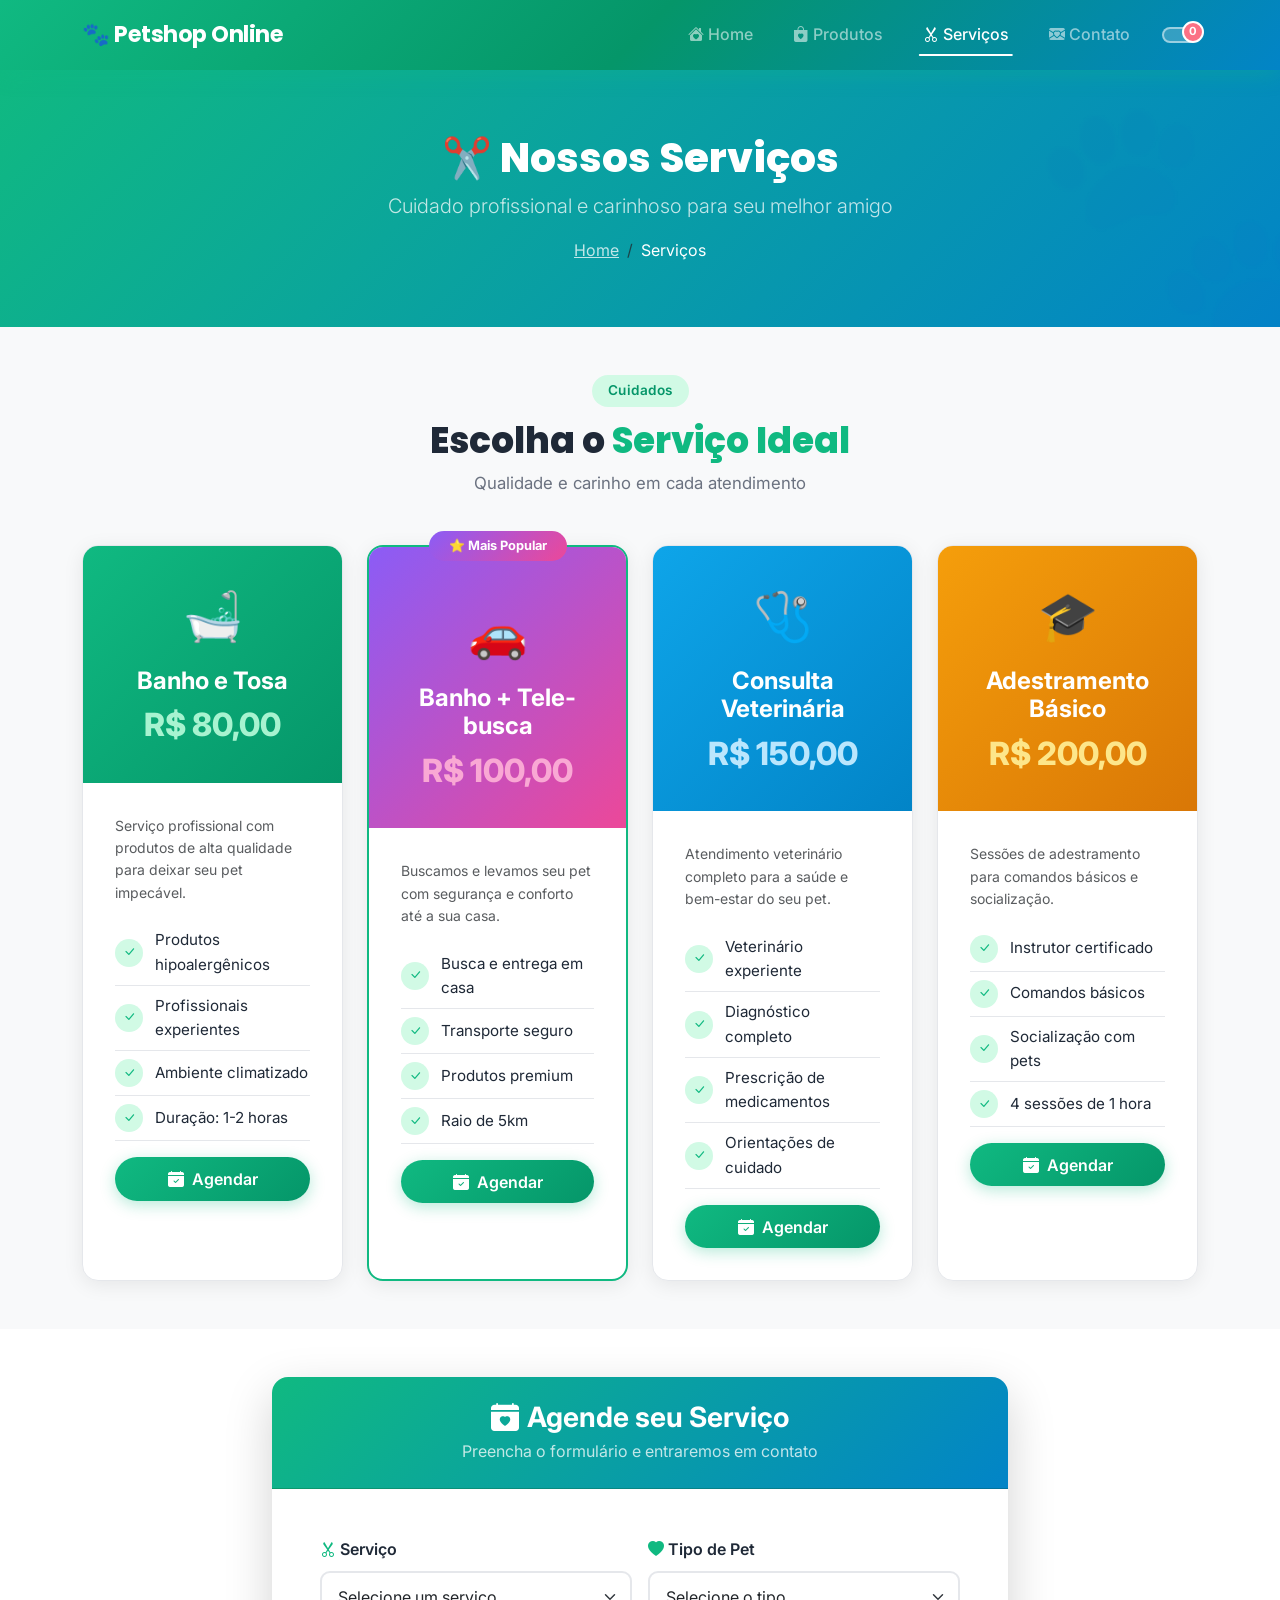
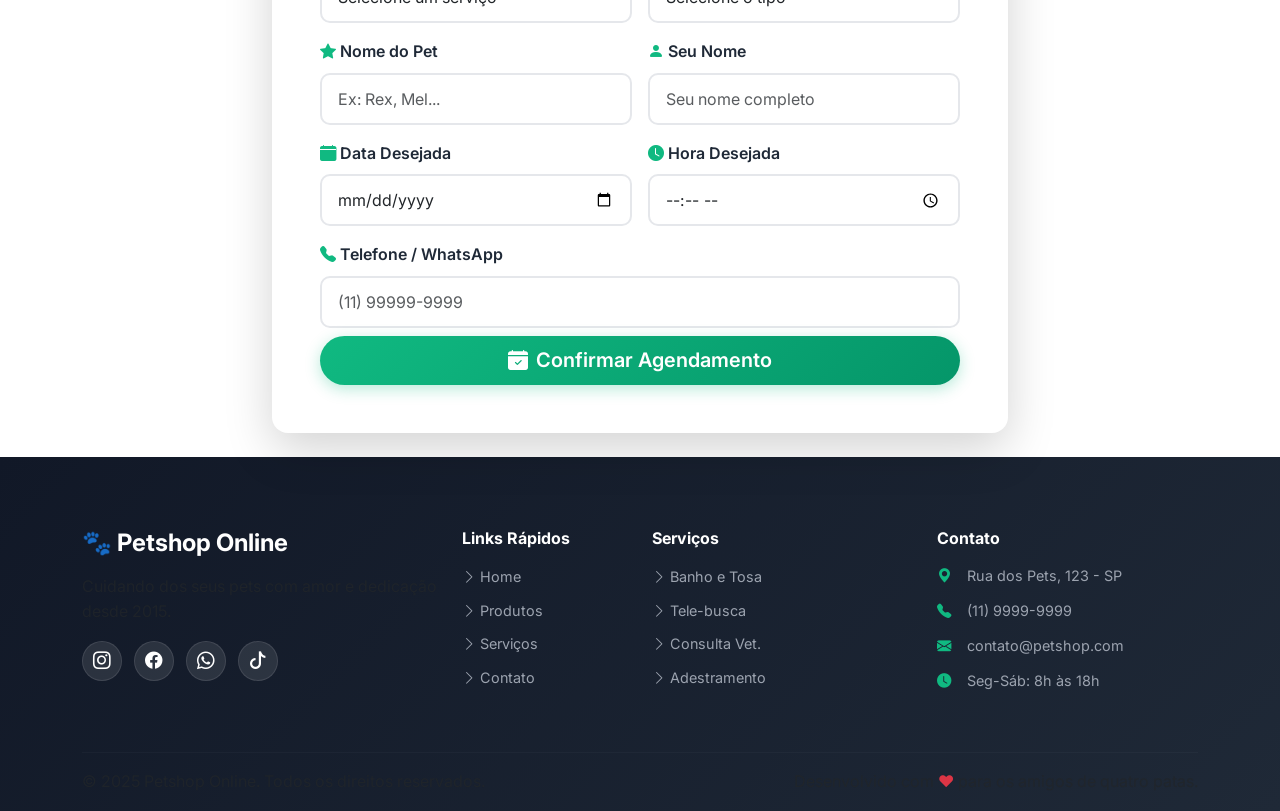
<file: servicos.html>
<!DOCTYPE html>
<html lang="pt-BR">
<head>
    <meta charset="UTF-8">
    <meta name="viewport" content="width=device-width, initial-scale=1.0">
    <title>Serviços - Petshop Online</title>
    <link href="https://cdn.jsdelivr.net/npm/bootstrap@5.3.3/dist/css/bootstrap.min.css" rel="stylesheet">
    <link href="https://cdn.jsdelivr.net/npm/bootstrap-icons@1.11.3/font/bootstrap-icons.min.css" rel="stylesheet">
    <link href="https://fonts.googleapis.com/css2?family=Poppins:wght@400;500;600;700;800&family=Inter:wght@400;500;600&display=swap" rel="stylesheet">
    <link href="https://unpkg.com/aos@2.3.1/dist/aos.css" rel="stylesheet">
    <link rel="stylesheet" href="css/style.css">
</head>
<body>

    <div class="page-loader" id="pageLoader">
        <div class="loader-paw">🐾</div>
    </div>

    <!-- NAVBAR -->
    <nav class="navbar navbar-expand-lg navbar-dark sticky-top" id="mainNavbar">
        <div class="container">
            <a class="navbar-brand fw-bold" href="index.html">
                <span class="logo-icon">🐾</span> Petshop Online
            </a>
            <button class="navbar-toggler" type="button" data-bs-toggle="collapse" data-bs-target="#navbarNav">
                <span class="navbar-toggler-icon"></span>
            </button>
            <div class="collapse navbar-collapse" id="navbarNav">
                <ul class="navbar-nav ms-auto gap-2">
                    <li class="nav-item"><a class="nav-link" href="index.html"><i class="bi bi-house-heart-fill me-1"></i>Home</a></li>
                    <li class="nav-item"><a class="nav-link" href="produtos.html"><i class="bi bi-bag-heart-fill me-1"></i>Produtos</a></li>
                    <li class="nav-item"><a class="nav-link active" href="servicos.html"><i class="bi bi-scissors me-1"></i>Serviços</a></li>
                    <li class="nav-item"><a class="nav-link" href="contato.html"><i class="bi bi-envelope-heart-fill me-1"></i>Contato</a></li>
                </ul>
                <button class="btn btn-cart ms-3 position-relative" id="btnCarrinho" onclick="toggleCarrinho()">
                    <i class="bi bi-cart-heart-fill fs-5"></i>
                    <span class="badge-cart" id="badgeCarrinho">0</span>
                </button>
            </div>
        </div>
    </nav>

    <!-- CARRINHO OFFCANVAS -->
    <div class="offcanvas offcanvas-end cart-offcanvas" tabindex="-1" id="cartOffcanvas">
        <div class="offcanvas-header cart-header">
            <h5 class="offcanvas-title"><i class="bi bi-cart-heart-fill me-2"></i>Meu Carrinho</h5>
            <button type="button" class="btn-close btn-close-white" data-bs-dismiss="offcanvas"></button>
        </div>
        <div class="offcanvas-body d-flex flex-column">
            <div id="cartItems" class="flex-grow-1">
                <div class="cart-empty text-center py-5">
                    <div class="cart-empty-icon">🛒</div>
                    <p class="text-muted mt-3">Seu carrinho está vazio</p>
                </div>
            </div>
            <div class="cart-footer" id="cartFooter" style="display:none;">
                <hr>
                <div class="d-flex justify-content-between align-items-center mb-3">
                    <span class="fw-bold fs-5">Total:</span>
                    <span class="fw-bold fs-4 text-success" id="cartTotal">R$ 0,00</span>
                </div>
                <button class="btn btn-success w-100 btn-lg mb-2" onclick="finalizarCompra()">
                    <i class="bi bi-credit-card-fill me-2"></i>Finalizar Compra
                </button>
                <button class="btn btn-outline-danger w-100" onclick="limparCarrinho()">
                    <i class="bi bi-trash3-fill me-2"></i>Limpar Carrinho
                </button>
            </div>
        </div>
    </div>

    <!-- PAGE HEADER -->
    <div class="page-header">
        <div class="container">
            <h1>✂️ Nossos Serviços</h1>
            <p class="lead opacity-75 mt-2">Cuidado profissional e carinhoso para seu melhor amigo</p>
            <nav aria-label="breadcrumb" class="mt-3">
                <ol class="breadcrumb justify-content-center" style="background:none;">
                    <li class="breadcrumb-item"><a href="index.html" class="text-white opacity-75">Home</a></li>
                    <li class="breadcrumb-item active text-white">Serviços</li>
                </ol>
            </nav>
        </div>
    </div>

    <!-- SERVIÇOS CARDS -->
    <section class="py-5 bg-light">
        <div class="container">
            <div class="text-center mb-5" data-aos="fade-up">
                <span class="section-badge">Cuidados</span>
                <h2 class="section-title">Escolha o <span class="text-primary-custom">Serviço Ideal</span></h2>
                <p class="section-subtitle">Qualidade e carinho em cada atendimento</p>
            </div>
            <div class="row g-4">

                <div class="col-md-6 col-lg-3" data-aos="fade-up" data-aos-delay="100">
                    <div class="servico-detalhado-card">
                        <div class="servico-card-header">
                            <div style="font-size:3rem; margin-bottom:0.75rem;">🛁</div>
                            <h4 class="fw-bold mb-1">Banho e Tosa</h4>
                            <div style="font-size:2rem; font-weight:800; color:#A7F3D0;">R$ 80,00</div>
                        </div>
                        <div class="servico-card-body">
                            <p class="text-muted small mb-3">Serviço profissional com produtos de alta qualidade para deixar seu pet impecável.</p>
                            <div class="beneficio-item">
                                <div class="beneficio-icon"><i class="bi bi-check-lg"></i></div>
                                Produtos hipoalergênicos
                            </div>
                            <div class="beneficio-item">
                                <div class="beneficio-icon"><i class="bi bi-check-lg"></i></div>
                                Profissionais experientes
                            </div>
                            <div class="beneficio-item">
                                <div class="beneficio-icon"><i class="bi bi-check-lg"></i></div>
                                Ambiente climatizado
                            </div>
                            <div class="beneficio-item">
                                <div class="beneficio-icon"><i class="bi bi-check-lg"></i></div>
                                Duração: 1-2 horas
                            </div>
                            <button class="btn btn-primary-custom w-100 mt-3" onclick="agendar('Banho e Tosa Completo')">
                                <i class="bi bi-calendar-check-fill me-2"></i>Agendar
                            </button>
                        </div>
                    </div>
                </div>

                <div class="col-md-6 col-lg-3" data-aos="fade-up" data-aos-delay="200">
                    <div class="servico-detalhado-card" style="border: 2px solid var(--primary);">
                        <div class="servico-card-header" style="background: linear-gradient(135deg, #8B5CF6, #EC4899);">
                            <div class="featured-badge" style="top:-14px; left:50%; transform:translateX(-50%); position:absolute; background:linear-gradient(135deg,#8B5CF6,#EC4899); color:white; padding:0.3rem 1.25rem; border-radius:50px; font-size:0.8rem; font-weight:700; white-space:nowrap;">⭐ Mais Popular</div>
                            <div style="font-size:3rem; margin-bottom:0.75rem; margin-top:1rem;">🚗</div>
                            <h4 class="fw-bold mb-1">Banho + Tele-busca</h4>
                            <div style="font-size:2rem; font-weight:800; color:#F9A8D4;">R$ 100,00</div>
                        </div>
                        <div class="servico-card-body">
                            <p class="text-muted small mb-3">Buscamos e levamos seu pet com segurança e conforto até a sua casa.</p>
                            <div class="beneficio-item">
                                <div class="beneficio-icon"><i class="bi bi-check-lg"></i></div>
                                Busca e entrega em casa
                            </div>
                            <div class="beneficio-item">
                                <div class="beneficio-icon"><i class="bi bi-check-lg"></i></div>
                                Transporte seguro
                            </div>
                            <div class="beneficio-item">
                                <div class="beneficio-icon"><i class="bi bi-check-lg"></i></div>
                                Produtos premium
                            </div>
                            <div class="beneficio-item">
                                <div class="beneficio-icon"><i class="bi bi-check-lg"></i></div>
                                Raio de 5km
                            </div>
                            <button class="btn btn-primary-custom w-100 mt-3" onclick="agendar('Banho e Tosa com Tele-busca')">
                                <i class="bi bi-calendar-check-fill me-2"></i>Agendar
                            </button>
                        </div>
                    </div>
                </div>

                <div class="col-md-6 col-lg-3" data-aos="fade-up" data-aos-delay="300">
                    <div class="servico-detalhado-card">
                        <div class="servico-card-header" style="background: linear-gradient(135deg, #0EA5E9, #0284C7);">
                            <div style="font-size:3rem; margin-bottom:0.75rem;">🩺</div>
                            <h4 class="fw-bold mb-1">Consulta Veterinária</h4>
                            <div style="font-size:2rem; font-weight:800; color:#BAE6FD;">R$ 150,00</div>
                        </div>
                        <div class="servico-card-body">
                            <p class="text-muted small mb-3">Atendimento veterinário completo para a saúde e bem-estar do seu pet.</p>
                            <div class="beneficio-item">
                                <div class="beneficio-icon"><i class="bi bi-check-lg"></i></div>
                                Veterinário experiente
                            </div>
                            <div class="beneficio-item">
                                <div class="beneficio-icon"><i class="bi bi-check-lg"></i></div>
                                Diagnóstico completo
                            </div>
                            <div class="beneficio-item">
                                <div class="beneficio-icon"><i class="bi bi-check-lg"></i></div>
                                Prescrição de medicamentos
                            </div>
                            <div class="beneficio-item">
                                <div class="beneficio-icon"><i class="bi bi-check-lg"></i></div>
                                Orientações de cuidado
                            </div>
                            <button class="btn btn-primary-custom w-100 mt-3" onclick="agendar('Consulta Veterinária')">
                                <i class="bi bi-calendar-check-fill me-2"></i>Agendar
                            </button>
                        </div>
                    </div>
                </div>

                <div class="col-md-6 col-lg-3" data-aos="fade-up" data-aos-delay="400">
                    <div class="servico-detalhado-card">
                        <div class="servico-card-header" style="background: linear-gradient(135deg, #F59E0B, #D97706);">
                            <div style="font-size:3rem; margin-bottom:0.75rem;">🎓</div>
                            <h4 class="fw-bold mb-1">Adestramento Básico</h4>
                            <div style="font-size:2rem; font-weight:800; color:#FDE68A;">R$ 200,00</div>
                        </div>
                        <div class="servico-card-body">
                            <p class="text-muted small mb-3">Sessões de adestramento para comandos básicos e socialização.</p>
                            <div class="beneficio-item">
                                <div class="beneficio-icon"><i class="bi bi-check-lg"></i></div>
                                Instrutor certificado
                            </div>
                            <div class="beneficio-item">
                                <div class="beneficio-icon"><i class="bi bi-check-lg"></i></div>
                                Comandos básicos
                            </div>
                            <div class="beneficio-item">
                                <div class="beneficio-icon"><i class="bi bi-check-lg"></i></div>
                                Socialização com pets
                            </div>
                            <div class="beneficio-item">
                                <div class="beneficio-icon"><i class="bi bi-check-lg"></i></div>
                                4 sessões de 1 hora
                            </div>
                            <button class="btn btn-primary-custom w-100 mt-3" onclick="agendar('Adestramento Básico')">
                                <i class="bi bi-calendar-check-fill me-2"></i>Agendar
                            </button>
                        </div>
                    </div>
                </div>

            </div>
        </div>
    </section>

    <!-- FORMULÁRIO DE AGENDAMENTO -->
    <section class="py-5 bg-white" id="agendamento">
        <div class="container">
            <div class="row justify-content-center">
                <div class="col-lg-8">
                    <div class="card border-0 shadow-lg rounded-4 overflow-hidden" data-aos="zoom-in">
                        <div class="card-header text-white text-center py-4" style="background: linear-gradient(135deg, var(--primary), var(--accent-dark));">
                            <h3 class="fw-bold mb-1"><i class="bi bi-calendar-heart-fill me-2"></i>Agende seu Serviço</h3>
                            <p class="opacity-75 mb-0">Preencha o formulário e entraremos em contato</p>
                        </div>
                        <div class="card-body p-4 p-md-5">
                            <form id="agendamentoForm" onsubmit="enviarAgendamento(event)">
                                <div class="row g-3">
                                    <div class="col-md-6">
                                        <label class="form-label" for="servico"><i class="bi bi-scissors me-1 text-primary-custom"></i>Serviço</label>
                                        <select class="form-select" id="servico" name="servico" required>
                                            <option value="">Selecione um serviço</option>
                                            <option value="Banho e Tosa Completo">🛁 Banho e Tosa Completo - R$ 80,00</option>
                                            <option value="Banho e Tosa com Tele-busca">🚗 Banho + Tele-busca - R$ 100,00</option>
                                            <option value="Consulta Veterinária">🩺 Consulta Veterinária - R$ 150,00</option>
                                            <option value="Adestramento Básico">🎓 Adestramento Básico - R$ 200,00</option>
                                        </select>
                                    </div>
                                    <div class="col-md-6">
                                        <label class="form-label" for="tipoPet"><i class="bi bi-heart-fill me-1 text-primary-custom"></i>Tipo de Pet</label>
                                        <select class="form-select" id="tipoPet" name="tipoPet" required>
                                            <option value="">Selecione o tipo</option>
                                            <option value="Cão">🐕 Cão</option>
                                            <option value="Gato">🐈 Gato</option>
                                            <option value="Outro">🐾 Outro</option>
                                        </select>
                                    </div>
                                    <div class="col-md-6">
                                        <label class="form-label" for="nomePet"><i class="bi bi-star-fill me-1 text-primary-custom"></i>Nome do Pet</label>
                                        <input type="text" class="form-control" id="nomePet" name="nomePet" placeholder="Ex: Rex, Mel..." required>
                                    </div>
                                    <div class="col-md-6">
                                        <label class="form-label" for="nomeCliente"><i class="bi bi-person-fill me-1 text-primary-custom"></i>Seu Nome</label>
                                        <input type="text" class="form-control" id="nomeCliente" name="nomeCliente" placeholder="Seu nome completo" required>
                                    </div>
                                    <div class="col-md-6">
                                        <label class="form-label" for="data"><i class="bi bi-calendar-fill me-1 text-primary-custom"></i>Data Desejada</label>
                                        <input type="date" class="form-control" id="data" name="data" required>
                                    </div>
                                    <div class="col-md-6">
                                        <label class="form-label" for="hora"><i class="bi bi-clock-fill me-1 text-primary-custom"></i>Hora Desejada</label>
                                        <input type="time" class="form-control" id="hora" name="hora" required>
                                    </div>
                                    <div class="col-12">
                                        <label class="form-label" for="telefone"><i class="bi bi-telephone-fill me-1 text-primary-custom"></i>Telefone / WhatsApp</label>
                                        <input type="tel" class="form-control" id="telefone" name="telefone" placeholder="(11) 99999-9999" required>
                                    </div>
                                    <div class="col-12 mt-2">
                                        <button type="submit" class="btn btn-primary-custom w-100 btn-lg pulse-animation">
                                            <i class="bi bi-calendar-check-fill me-2"></i>Confirmar Agendamento
                                        </button>
                                    </div>
                                </div>
                            </form>
                        </div>
                    </div>
                </div>
            </div>
        </div>
    </section>

    <!-- FOOTER -->
    <footer class="footer-new">
        <div class="container">
            <div class="row g-4 py-5">
                <div class="col-lg-4">
                    <h4 class="text-white fw-bold mb-3">🐾 Petshop Online</h4>
                    <p class="text-muted">Cuidando dos seus pets com amor e dedicação desde 2015.</p>
                    <div class="social-links mt-3">
                        <a href="#" class="social-link"><i class="bi bi-instagram"></i></a>
                        <a href="#" class="social-link"><i class="bi bi-facebook"></i></a>
                        <a href="#" class="social-link"><i class="bi bi-whatsapp"></i></a>
                        <a href="#" class="social-link"><i class="bi bi-tiktok"></i></a>
                    </div>
                </div>
                <div class="col-lg-2 col-md-4">
                    <h6 class="text-white fw-bold mb-3">Links Rápidos</h6>
                    <ul class="footer-links">
                        <li><a href="index.html"><i class="bi bi-chevron-right me-1"></i>Home</a></li>
                        <li><a href="produtos.html"><i class="bi bi-chevron-right me-1"></i>Produtos</a></li>
                        <li><a href="servicos.html"><i class="bi bi-chevron-right me-1"></i>Serviços</a></li>
                        <li><a href="contato.html"><i class="bi bi-chevron-right me-1"></i>Contato</a></li>
                    </ul>
                </div>
                <div class="col-lg-3 col-md-4">
                    <h6 class="text-white fw-bold mb-3">Serviços</h6>
                    <ul class="footer-links">
                        <li><a href="#"><i class="bi bi-chevron-right me-1"></i>Banho e Tosa</a></li>
                        <li><a href="#"><i class="bi bi-chevron-right me-1"></i>Tele-busca</a></li>
                        <li><a href="#"><i class="bi bi-chevron-right me-1"></i>Consulta Vet.</a></li>
                        <li><a href="#"><i class="bi bi-chevron-right me-1"></i>Adestramento</a></li>
                    </ul>
                </div>
                <div class="col-lg-3 col-md-4">
                    <h6 class="text-white fw-bold mb-3">Contato</h6>
                    <ul class="footer-contact">
                        <li><i class="bi bi-geo-alt-fill me-2 text-primary-custom"></i>Rua dos Pets, 123 - SP</li>
                        <li><i class="bi bi-telephone-fill me-2 text-primary-custom"></i>(11) 9999-9999</li>
                        <li><i class="bi bi-envelope-fill me-2 text-primary-custom"></i>contato@petshop.com</li>
                        <li><i class="bi bi-clock-fill me-2 text-primary-custom"></i>Seg-Sáb: 8h às 18h</li>
                    </ul>
                </div>
            </div>
            <hr class="footer-divider">
            <div class="row py-3 align-items-center">
                <div class="col-md-6 text-center text-md-start">
                    <p class="text-muted mb-0">&copy; 2025 Petshop Online. Todos os direitos reservados.</p>
                </div>
                <div class="col-md-6 text-center text-md-end">
                    <p class="text-muted mb-0">Desenvolvido com <span class="text-danger">❤️</span> para os amigos de quatro patas.</p>
                </div>
            </div>
        </div>
    </footer>

    <!-- Toast -->
    <div class="toast-container position-fixed bottom-0 end-0 p-3" style="z-index:9999">
        <div id="cartToast" class="toast align-items-center text-white bg-success border-0" role="alert">
            <div class="d-flex">
                <div class="toast-body">
                    <i class="bi bi-cart-check-fill me-2"></i>
                    <span id="toastMsg">Ação realizada!</span>
                </div>
                <button type="button" class="btn-close btn-close-white me-2 m-auto" data-bs-dismiss="toast"></button>
            </div>
        </div>
    </div>

    <script src="https://cdn.jsdelivr.net/npm/bootstrap@5.3.3/dist/js/bootstrap.bundle.min.js"></script>
    <script src="https://unpkg.com/aos@2.3.1/dist/aos.js"></script>
    <script src="js/script.js"></script>
    <script>
        AOS.init({ duration: 800, once: true, easing: 'ease-out-cubic' });
    </script>
</body>
</html>
</file>
<file: css/style.css>
/* ===================================================
   PETSHOP ONLINE - CSS CUSTOMIZADO COM BOOTSTRAP 5
   © 2025 Petshop Online
   =================================================== */

/* ===== VARIÁVEIS ===== */
:root {
    --primary: #10B981;
    --primary-dark: #059669;
    --primary-light: #D1FAE5;
    --secondary: #FB7185;
    --accent: #0EA5E9;
    --accent-dark: #0284C7;
    --bg-light: #F0FDF4;
    --text-dark: #1F2937;
    --text-muted: #6B7280;
    --border: #E5E7EB;
    --radius: 16px;
    --radius-sm: 10px;
    --shadow: 0 4px 20px rgba(0,0,0,0.08);
    --shadow-hover: 0 12px 40px rgba(16,185,129,0.2);
    --transition: all 0.35s cubic-bezier(0.4, 0, 0.2, 1);
}

/* ===== GLOBAL ===== */
* { box-sizing: border-box; }

html { scroll-behavior: smooth; }

body {
    font-family: 'Inter', -apple-system, BlinkMacSystemFont, 'Segoe UI', sans-serif;
    background-color: #FAFAFA;
    color: var(--text-dark);
    line-height: 1.6;
    overflow-x: hidden;
}

/* ===== SCROLLBAR CUSTOMIZADA ===== */
::-webkit-scrollbar { width: 8px; }
::-webkit-scrollbar-track { background: #f1f1f1; }
::-webkit-scrollbar-thumb { background: var(--primary); border-radius: 4px; }
::-webkit-scrollbar-thumb:hover { background: var(--primary-dark); }

/* ===== NAVBAR ===== */
#mainNavbar {
    background: linear-gradient(135deg, var(--primary) 0%, #059669 50%, var(--accent-dark) 100%);
    box-shadow: 0 4px 20px rgba(16,185,129,0.3);
    padding: 0.75rem 0;
    transition: var(--transition);
}

#mainNavbar.scrolled {
    background: rgba(16, 185, 129, 0.97);
    backdrop-filter: blur(10px);
    padding: 0.5rem 0;
}

.navbar-brand {
    font-family: 'Poppins', sans-serif;
    font-size: 1.4rem !important;
    letter-spacing: -0.5px;
}

.logo-icon {
    display: inline-block;
    animation: pawBounce 2s ease-in-out infinite;
}

@keyframes pawBounce {
    0%, 100% { transform: rotate(0deg) scale(1); }
    25% { transform: rotate(-10deg) scale(1.1); }
    75% { transform: rotate(10deg) scale(1.1); }
}

.nav-link {
    font-weight: 500;
    padding: 0.5rem 1rem !important;
    border-radius: var(--radius-sm);
    transition: var(--transition);
    position: relative;
}

.nav-link::after {
    content: '';
    position: absolute;
    bottom: 0;
    left: 50%;
    transform: translateX(-50%);
    width: 0;
    height: 2px;
    background: white;
    transition: var(--transition);
    border-radius: 2px;
}

.nav-link:hover::after,
.nav-link.active::after {
    width: 80%;
}

.nav-link:hover {
    background: rgba(255,255,255,0.15);
    transform: translateY(-1px);
}

/* ===== BOTÃO CARRINHO ===== */
.btn-cart {
    background: rgba(255,255,255,0.2);
    border: 2px solid rgba(255,255,255,0.5);
    color: white;
    border-radius: 50px;
    padding: 0.4rem 1rem;
    transition: var(--transition);
    position: relative;
}

.btn-cart:hover {
    background: white;
    color: var(--primary);
    transform: scale(1.05);
    box-shadow: 0 4px 15px rgba(255,255,255,0.3);
}

.btn-cart.shake {
    animation: cartShake 0.6s ease-in-out;
}

@keyframes cartShake {
    0%, 100% { transform: rotate(0deg); }
    15% { transform: rotate(-15deg) scale(1.1); }
    30% { transform: rotate(15deg) scale(1.1); }
    45% { transform: rotate(-10deg); }
    60% { transform: rotate(10deg); }
    75% { transform: rotate(-5deg); }
}

.badge-cart {
    position: absolute;
    top: -8px;
    right: -8px;
    background: var(--secondary);
    color: white;
    border-radius: 50%;
    width: 22px;
    height: 22px;
    font-size: 0.7rem;
    font-weight: 700;
    display: flex;
    align-items: center;
    justify-content: center;
    border: 2px solid white;
    transition: var(--transition);
}

.badge-cart.pop {
    animation: badgePop 0.4s cubic-bezier(0.68, -0.55, 0.265, 1.55);
}

@keyframes badgePop {
    0% { transform: scale(1); }
    50% { transform: scale(1.6); }
    100% { transform: scale(1); }
}

/* ===== CARRINHO OFFCANVAS ===== */
.cart-offcanvas {
    width: 400px !important;
    border-left: none;
    box-shadow: -10px 0 40px rgba(0,0,0,0.15);
}

.cart-header {
    background: linear-gradient(135deg, var(--primary), var(--accent-dark));
    color: white;
    padding: 1.25rem 1.5rem;
}

.cart-empty-icon {
    font-size: 4rem;
    display: block;
}

.cart-item {
    display: flex;
    align-items: center;
    gap: 1rem;
    padding: 0.75rem;
    border-radius: var(--radius-sm);
    border: 1px solid var(--border);
    margin-bottom: 0.75rem;
    background: white;
    transition: var(--transition);
    animation: slideInRight 0.3s ease-out;
}

@keyframes slideInRight {
    from { opacity: 0; transform: translateX(30px); }
    to { opacity: 1; transform: translateX(0); }
}

.cart-item:hover {
    border-color: var(--primary);
    box-shadow: 0 2px 10px rgba(16,185,129,0.1);
}

.cart-item-img {
    width: 60px;
    height: 60px;
    object-fit: cover;
    border-radius: var(--radius-sm);
    background: var(--bg-light);
}

.cart-item-info { flex: 1; }
.cart-item-name { font-weight: 600; font-size: 0.9rem; color: var(--text-dark); }
.cart-item-price { color: var(--primary); font-weight: 700; font-size: 0.95rem; }

.btn-remove-item {
    background: none;
    border: none;
    color: var(--secondary);
    cursor: pointer;
    padding: 0.25rem;
    border-radius: 50%;
    transition: var(--transition);
    font-size: 1.1rem;
}

.btn-remove-item:hover {
    background: #FFF1F2;
    transform: scale(1.2);
}

/* ===== CARROSSEL ===== */
.carousel-slide {
    min-height: 520px;
    display: flex;
    align-items: center;
    position: relative;
    overflow: hidden;
}

.slide-1 { background: linear-gradient(135deg, #10B981 0%, #0EA5E9 100%); }
.slide-2 { background: linear-gradient(135deg, #8B5CF6 0%, #EC4899 100%); }
.slide-3 { background: linear-gradient(135deg, #F59E0B 0%, #EF4444 100%); }

.carousel-slide::before {
    content: '';
    position: absolute;
    top: -50%;
    right: -10%;
    width: 600px;
    height: 600px;
    background: rgba(255,255,255,0.05);
    border-radius: 50%;
}

.badge-slide {
    display: inline-block;
    background: rgba(255,255,255,0.25);
    color: white;
    padding: 0.4rem 1rem;
    border-radius: 50px;
    font-size: 0.9rem;
    font-weight: 600;
    backdrop-filter: blur(10px);
    border: 1px solid rgba(255,255,255,0.3);
}

.text-highlight {
    background: linear-gradient(135deg, #FDE68A, #FCD34D);
    -webkit-background-clip: text;
    -webkit-text-fill-color: transparent;
    background-clip: text;
}

.btn-hero {
    background: white;
    color: var(--primary);
    border: none;
    padding: 0.75rem 1.75rem;
    border-radius: 50px;
    font-weight: 700;
    font-size: 1rem;
    transition: var(--transition);
    box-shadow: 0 4px 20px rgba(0,0,0,0.15);
}

.btn-hero:hover {
    transform: translateY(-3px);
    box-shadow: 0 8px 30px rgba(0,0,0,0.2);
    background: #F0FDF4;
}

.btn-hero-outline {
    background: transparent;
    color: white;
    border: 2px solid rgba(255,255,255,0.7);
    padding: 0.75rem 1.75rem;
    border-radius: 50px;
    font-weight: 700;
    font-size: 1rem;
    transition: var(--transition);
}

.btn-hero-outline:hover {
    background: rgba(255,255,255,0.2);
    border-color: white;
    transform: translateY(-3px);
    color: white;
}

.slide-img {
    max-height: 380px;
    object-fit: cover;
    border: 4px solid rgba(255,255,255,0.3);
    animation: floatImg 4s ease-in-out infinite;
}

@keyframes floatImg {
    0%, 100% { transform: translateY(0px); }
    50% { transform: translateY(-15px); }
}

.carousel-control-prev,
.carousel-control-next {
    width: 50px;
    height: 50px;
    background: rgba(255,255,255,0.2);
    border-radius: 50%;
    top: 50%;
    transform: translateY(-50%);
    margin: 0 1rem;
    backdrop-filter: blur(10px);
    border: 2px solid rgba(255,255,255,0.3);
    transition: var(--transition);
}

.carousel-control-prev:hover,
.carousel-control-next:hover {
    background: rgba(255,255,255,0.4);
}

/* ===== STATS BAR ===== */
.stats-bar {
    background: linear-gradient(135deg, #1F2937, #374151);
}

.stat-item {
    padding: 1rem;
}

.stat-icon {
    font-size: 2rem;
    display: block;
    margin-bottom: 0.5rem;
}

.stat-number {
    font-size: 2.5rem;
    font-weight: 800;
    color: var(--primary);
    font-family: 'Poppins', sans-serif;
    line-height: 1;
}

.stat-number::after {
    content: '+';
    font-size: 1.5rem;
}

.stat-label {
    color: #9CA3AF;
    font-size: 0.85rem;
    margin-top: 0.25rem;
}

/* ===== SECTION BADGES & TITLES ===== */
.section-badge {
    display: inline-block;
    background: var(--primary-light);
    color: var(--primary-dark);
    padding: 0.3rem 1rem;
    border-radius: 50px;
    font-size: 0.85rem;
    font-weight: 600;
    letter-spacing: 0.5px;
    margin-bottom: 0.75rem;
}

.section-title {
    font-family: 'Poppins', sans-serif;
    font-size: 2.25rem;
    font-weight: 800;
    color: var(--text-dark);
    margin-bottom: 0.5rem;
}

.section-subtitle {
    color: var(--text-muted);
    font-size: 1.05rem;
}

.text-primary-custom { color: var(--primary) !important; }

/* ===== BOTÕES CUSTOMIZADOS ===== */
.btn-primary-custom {
    background: linear-gradient(135deg, var(--primary), var(--primary-dark));
    color: white;
    border: none;
    border-radius: 50px;
    padding: 0.6rem 1.5rem;
    font-weight: 600;
    transition: var(--transition);
    box-shadow: 0 4px 15px rgba(16,185,129,0.3);
}

.btn-primary-custom:hover {
    transform: translateY(-3px);
    box-shadow: 0 8px 25px rgba(16,185,129,0.4);
    color: white;
    background: linear-gradient(135deg, var(--primary-dark), #047857);
}

.btn-outline-primary-custom {
    background: transparent;
    color: var(--primary);
    border: 2px solid var(--primary);
    border-radius: 50px;
    padding: 0.6rem 1.5rem;
    font-weight: 600;
    transition: var(--transition);
}

.btn-outline-primary-custom:hover {
    background: var(--primary);
    color: white;
    transform: translateY(-3px);
    box-shadow: 0 8px 25px rgba(16,185,129,0.3);
}

/* ===== CARDS DE CATEGORIA ===== */
.categoria-card-new {
    background: white;
    border-radius: var(--radius);
    padding: 2.5rem 2rem;
    border: 2px solid var(--border);
    transition: var(--transition);
    box-shadow: var(--shadow);
    height: 100%;
}

.categoria-card-new:hover {
    border-color: var(--primary);
    box-shadow: var(--shadow-hover);
    transform: translateY(-8px);
}

.categoria-icon {
    font-size: 3.5rem;
    display: block;
    margin-bottom: 1rem;
    transition: var(--transition);
}

.categoria-card-new:hover .categoria-icon {
    transform: scale(1.2) rotate(10deg);
}

.categoria-card-new h3 {
    font-family: 'Poppins', sans-serif;
    font-size: 1.4rem;
    font-weight: 700;
    color: var(--text-dark);
    margin-bottom: 0.75rem;
}

.categoria-card-new p {
    color: var(--text-muted);
    margin-bottom: 1.5rem;
}

/* ===== CARDS DE PRODUTO ===== */
.produto-card-new {
    background: white;
    border-radius: var(--radius);
    overflow: hidden;
    box-shadow: var(--shadow);
    transition: var(--transition);
    position: relative;
    border: 1px solid var(--border);
    height: 100%;
}

.produto-card-new:hover {
    box-shadow: var(--shadow-hover);
    transform: translateY(-8px);
    border-color: var(--primary);
}

.produto-badge {
    position: absolute;
    top: 12px;
    left: 12px;
    z-index: 10;
    background: var(--primary);
    color: white;
    padding: 0.3rem 0.75rem;
    border-radius: 50px;
    font-size: 0.75rem;
    font-weight: 700;
    box-shadow: 0 2px 8px rgba(16,185,129,0.4);
}

.produto-badge.badge-new { background: var(--accent); }
.produto-badge.badge-promo { background: var(--secondary); }

.produto-img-wrap {
    position: relative;
    overflow: hidden;
    height: 220px;
}

.produto-img {
    width: 100%;
    height: 100%;
    object-fit: cover;
    transition: transform 0.5s ease;
    background: var(--bg-light);
}

.produto-card-new:hover .produto-img {
    transform: scale(1.08);
}

.produto-overlay {
    position: absolute;
    inset: 0;
    background: rgba(16,185,129,0.85);
    display: flex;
    align-items: center;
    justify-content: center;
    opacity: 0;
    transition: var(--transition);
}

.produto-card-new:hover .produto-overlay {
    opacity: 1;
}

.btn-overlay {
    background: white;
    color: var(--primary);
    border: none;
    border-radius: 50px;
    padding: 0.6rem 1.5rem;
    font-weight: 700;
    transform: translateY(20px);
    transition: var(--transition);
}

.produto-card-new:hover .btn-overlay {
    transform: translateY(0);
}

.btn-overlay:hover {
    background: var(--primary-light);
    transform: scale(1.05) !important;
}

.produto-info {
    padding: 1.25rem;
}

.produto-info h5 {
    font-family: 'Poppins', sans-serif;
    font-weight: 700;
    font-size: 1rem;
    color: var(--text-dark);
    margin-bottom: 0.25rem;
}

.produto-preco {
    font-size: 1.3rem;
    font-weight: 800;
    color: var(--primary);
    font-family: 'Poppins', sans-serif;
}

.stars { font-size: 0.8rem; }

/* ===== CARDS DE SERVIÇO ===== */
.servico-card-new {
    background: white;
    border-radius: var(--radius);
    padding: 2.5rem 2rem;
    text-align: center;
    border: 2px solid var(--border);
    box-shadow: var(--shadow);
    transition: var(--transition);
    position: relative;
    height: 100%;
}

.servico-card-new:hover {
    border-color: var(--primary);
    box-shadow: var(--shadow-hover);
    transform: translateY(-8px);
}

.servico-card-new.featured {
    border-color: var(--primary);
    background: linear-gradient(135deg, #F0FDF4, white);
}

.featured-badge {
    position: absolute;
    top: -14px;
    left: 50%;
    transform: translateX(-50%);
    background: linear-gradient(135deg, var(--primary), var(--primary-dark));
    color: white;
    padding: 0.3rem 1.25rem;
    border-radius: 50px;
    font-size: 0.8rem;
    font-weight: 700;
    white-space: nowrap;
}

.servico-icon {
    font-size: 3.5rem;
    display: block;
    margin-bottom: 1rem;
    transition: var(--transition);
}

.servico-card-new:hover .servico-icon {
    transform: scale(1.2);
    animation: iconBounce 0.6s ease-in-out;
}

@keyframes iconBounce {
    0%, 100% { transform: scale(1.2) translateY(0); }
    50% { transform: scale(1.2) translateY(-8px); }
}

.servico-card-new h4 {
    font-family: 'Poppins', sans-serif;
    font-weight: 700;
    font-size: 1.25rem;
    color: var(--text-dark);
    margin-bottom: 0.75rem;
}

.servico-card-new p {
    color: var(--text-muted);
    font-size: 0.95rem;
}

.servico-preco {
    font-size: 2rem;
    font-weight: 800;
    color: var(--primary);
    font-family: 'Poppins', sans-serif;
    margin-top: 1rem;
}

/* ===== DEPOIMENTOS ===== */
.depoimentos-section {
    background: linear-gradient(135deg, #1F2937 0%, #111827 100%);
    position: relative;
    overflow: hidden;
}

.depoimentos-section::before {
    content: '🐾';
    position: absolute;
    font-size: 20rem;
    opacity: 0.03;
    top: -5rem;
    right: -5rem;
}

.depoimento-card {
    background: rgba(255,255,255,0.05);
    border: 1px solid rgba(255,255,255,0.1);
    border-radius: var(--radius);
    padding: 2rem;
    color: white;
    backdrop-filter: blur(10px);
    transition: var(--transition);
}

.depoimento-card:hover {
    background: rgba(255,255,255,0.1);
    border-color: var(--primary);
    transform: translateY(-5px);
}

.depoimento-card p {
    font-style: italic;
    color: #D1D5DB;
    font-size: 0.95rem;
    margin-bottom: 1.5rem;
}

.depoimento-autor {
    display: flex;
    align-items: center;
    gap: 1rem;
}

.autor-avatar {
    width: 45px;
    height: 45px;
    background: linear-gradient(135deg, var(--primary), var(--accent));
    border-radius: 50%;
    display: flex;
    align-items: center;
    justify-content: center;
    font-weight: 700;
    color: white;
    font-size: 0.9rem;
    flex-shrink: 0;
}

/* ===== NEWSLETTER ===== */
.newsletter-section {
    background: var(--bg-light);
}

.newsletter-input {
    border-radius: 50px;
    overflow: hidden;
    box-shadow: 0 4px 20px rgba(16,185,129,0.15);
}

.newsletter-input .form-control {
    border: 2px solid var(--border);
    border-right: none;
    padding: 0.75rem 1.5rem;
    font-size: 1rem;
    border-radius: 50px 0 0 50px !important;
}

.newsletter-input .form-control:focus {
    border-color: var(--primary);
    box-shadow: none;
}

.newsletter-input .btn {
    border-radius: 0 50px 50px 0 !important;
    padding: 0.75rem 1.75rem;
}

/* ===== FOOTER ===== */
.footer-new {
    background: linear-gradient(135deg, #111827 0%, #1F2937 100%);
    color: white;
}

.footer-links {
    list-style: none;
    padding: 0;
    margin: 0;
}

.footer-links li {
    margin-bottom: 0.5rem;
}

.footer-links a {
    color: #9CA3AF;
    text-decoration: none;
    font-size: 0.9rem;
    transition: var(--transition);
}

.footer-links a:hover {
    color: var(--primary);
    padding-left: 5px;
}

.footer-contact {
    list-style: none;
    padding: 0;
    margin: 0;
}

.footer-contact li {
    color: #9CA3AF;
    font-size: 0.9rem;
    margin-bottom: 0.75rem;
    display: flex;
    align-items: flex-start;
    gap: 0.5rem;
}

.social-links { display: flex; gap: 0.75rem; }

.social-link {
    width: 40px;
    height: 40px;
    background: rgba(255,255,255,0.1);
    border-radius: 50%;
    display: flex;
    align-items: center;
    justify-content: center;
    color: white;
    text-decoration: none;
    font-size: 1.1rem;
    transition: var(--transition);
    border: 1px solid rgba(255,255,255,0.1);
}

.social-link:hover {
    background: var(--primary);
    color: white;
    transform: translateY(-3px) scale(1.1);
    box-shadow: 0 4px 15px rgba(16,185,129,0.4);
}

.footer-divider {
    border-color: rgba(255,255,255,0.1);
    margin: 0;
}

/* ===== PÁGINA DE PRODUTOS ===== */
.page-header {
    background: linear-gradient(135deg, var(--primary) 0%, var(--accent-dark) 100%);
    color: white;
    padding: 4rem 0 3rem;
    text-align: center;
    position: relative;
    overflow: hidden;
}

.page-header::before {
    content: '🐾';
    position: absolute;
    font-size: 15rem;
    opacity: 0.05;
    top: -3rem;
    right: -3rem;
}

.page-header h1 {
    font-family: 'Poppins', sans-serif;
    font-size: 2.5rem;
    font-weight: 800;
}

.filter-bar {
    background: white;
    border-bottom: 1px solid var(--border);
    padding: 1rem 0;
    position: sticky;
    top: 70px;
    z-index: 50;
    box-shadow: 0 2px 10px rgba(0,0,0,0.05);
}

.filter-btn {
    border: 2px solid var(--border);
    background: white;
    color: var(--text-dark);
    border-radius: 50px;
    padding: 0.4rem 1.25rem;
    font-weight: 600;
    font-size: 0.9rem;
    transition: var(--transition);
    cursor: pointer;
}

.filter-btn:hover,
.filter-btn.active {
    background: var(--primary);
    border-color: var(--primary);
    color: white;
    transform: translateY(-2px);
    box-shadow: 0 4px 12px rgba(16,185,129,0.3);
}

.categoria-section {
    padding: 3rem 0;
}

.categoria-section-title {
    font-family: 'Poppins', sans-serif;
    font-size: 1.75rem;
    font-weight: 800;
    color: var(--text-dark);
    margin-bottom: 2rem;
    display: flex;
    align-items: center;
    gap: 0.75rem;
}

.categoria-section-title::after {
    content: '';
    flex: 1;
    height: 2px;
    background: linear-gradient(to right, var(--primary), transparent);
    border-radius: 2px;
}

/* ===== PÁGINA DE SERVIÇOS ===== */
.servico-detalhado-card {
    background: white;
    border-radius: var(--radius);
    overflow: hidden;
    box-shadow: var(--shadow);
    border: 1px solid var(--border);
    transition: var(--transition);
    height: 100%;
}

.servico-detalhado-card:hover {
    box-shadow: var(--shadow-hover);
    transform: translateY(-5px);
}

.servico-card-header {
    padding: 2rem;
    background: linear-gradient(135deg, var(--primary), var(--primary-dark));
    color: white;
    text-align: center;
}

.servico-card-body {
    padding: 2rem;
}

.beneficio-item {
    display: flex;
    align-items: center;
    gap: 0.75rem;
    padding: 0.5rem 0;
    border-bottom: 1px solid var(--border);
    color: var(--text-dark);
    font-size: 0.95rem;
}

.beneficio-item:last-child { border-bottom: none; }

.beneficio-icon {
    width: 28px;
    height: 28px;
    background: var(--primary-light);
    border-radius: 50%;
    display: flex;
    align-items: center;
    justify-content: center;
    color: var(--primary);
    font-size: 0.8rem;
    flex-shrink: 0;
}

/* ===== FORMULÁRIOS ===== */
.form-control, .form-select {
    border: 2px solid var(--border);
    border-radius: var(--radius-sm);
    padding: 0.75rem 1rem;
    font-size: 1rem;
    transition: var(--transition);
}

.form-control:focus, .form-select:focus {
    border-color: var(--primary);
    box-shadow: 0 0 0 4px rgba(16,185,129,0.1);
}

.form-label {
    font-weight: 600;
    color: var(--text-dark);
    margin-bottom: 0.5rem;
}

/* ===== PÁGINA DE CONTATO ===== */
.contato-info-card {
    background: white;
    border-radius: var(--radius);
    padding: 1.5rem;
    border: 1px solid var(--border);
    box-shadow: var(--shadow);
    transition: var(--transition);
    display: flex;
    align-items: flex-start;
    gap: 1rem;
}

.contato-info-card:hover {
    border-color: var(--primary);
    box-shadow: var(--shadow-hover);
    transform: translateX(5px);
}

.contato-icon {
    width: 50px;
    height: 50px;
    background: var(--primary-light);
    border-radius: var(--radius-sm);
    display: flex;
    align-items: center;
    justify-content: center;
    font-size: 1.4rem;
    flex-shrink: 0;
}

/* ===== ANIMAÇÕES GLOBAIS ===== */
@keyframes fadeInUp {
    from { opacity: 0; transform: translateY(30px); }
    to { opacity: 1; transform: translateY(0); }
}

@keyframes pulse-green {
    0%, 100% { box-shadow: 0 0 0 0 rgba(16,185,129,0.4); }
    50% { box-shadow: 0 0 0 10px rgba(16,185,129,0); }
}

.pulse-animation {
    animation: pulse-green 2s infinite;
}

/* ===== TOAST ===== */
.toast {
    border-radius: var(--radius-sm);
    box-shadow: 0 8px 30px rgba(0,0,0,0.15);
}

/* ===== RESPONSIVIDADE ===== */
@media (max-width: 992px) {
    .carousel-slide { min-height: 400px; }
    .section-title { font-size: 1.75rem; }
}

@media (max-width: 768px) {
    .carousel-slide { min-height: 350px; padding: 2rem 0; }
    .carousel-slide h1 { font-size: 1.75rem !important; }
    .stat-number { font-size: 1.75rem; }
    .cart-offcanvas { width: 100% !important; }
    .section-title { font-size: 1.5rem; }
    .produto-img-wrap { height: 180px; }
}

@media (max-width: 576px) {
    .carousel-slide { min-height: 300px; }
    .carousel-slide h1 { font-size: 1.4rem !important; }
    .badge-slide { font-size: 0.8rem; }
    .btn-hero { padding: 0.6rem 1.25rem; font-size: 0.9rem; }
}

/* ===== LOADING ANIMATION ===== */
.page-loader {
    position: fixed;
    inset: 0;
    background: white;
    display: flex;
    align-items: center;
    justify-content: center;
    z-index: 9999;
    transition: opacity 0.5s ease;
}

.loader-paw {
    font-size: 4rem;
    animation: loaderBounce 0.8s ease-in-out infinite alternate;
}

@keyframes loaderBounce {
    from { transform: translateY(-20px) scale(0.9); }
    to { transform: translateY(0) scale(1.1); }
}

/* ===== BACK TO TOP ===== */
.back-to-top {
    position: fixed;
    bottom: 2rem;
    right: 2rem;
    width: 50px;
    height: 50px;
    background: linear-gradient(135deg, var(--primary), var(--primary-dark));
    color: white;
    border: none;
    border-radius: 50%;
    font-size: 1.25rem;
    cursor: pointer;
    box-shadow: 0 4px 20px rgba(16,185,129,0.4);
    transition: var(--transition);
    opacity: 0;
    transform: translateY(20px);
    z-index: 1000;
}

.back-to-top.visible {
    opacity: 1;
    transform: translateY(0);
}

.back-to-top:hover {
    transform: translateY(-5px);
    box-shadow: 0 8px 30px rgba(16,185,129,0.5);
}
</file>
